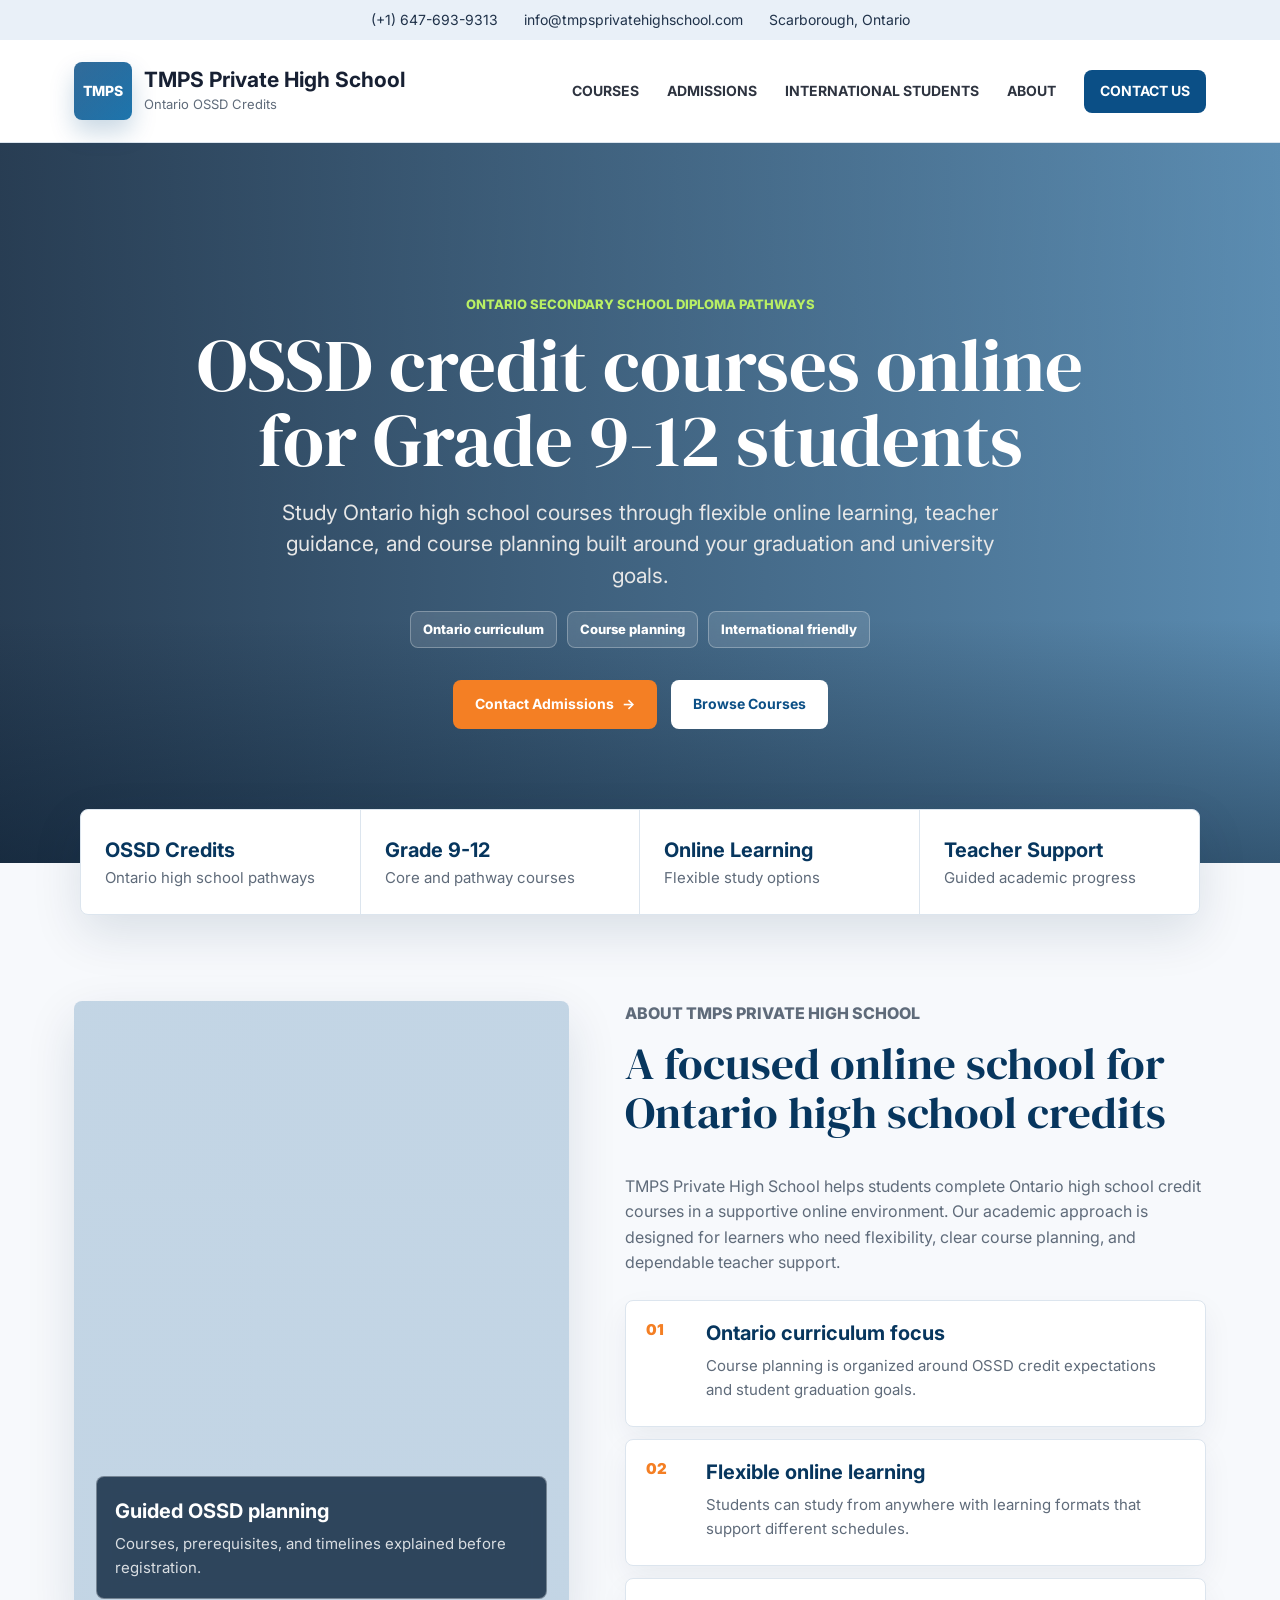
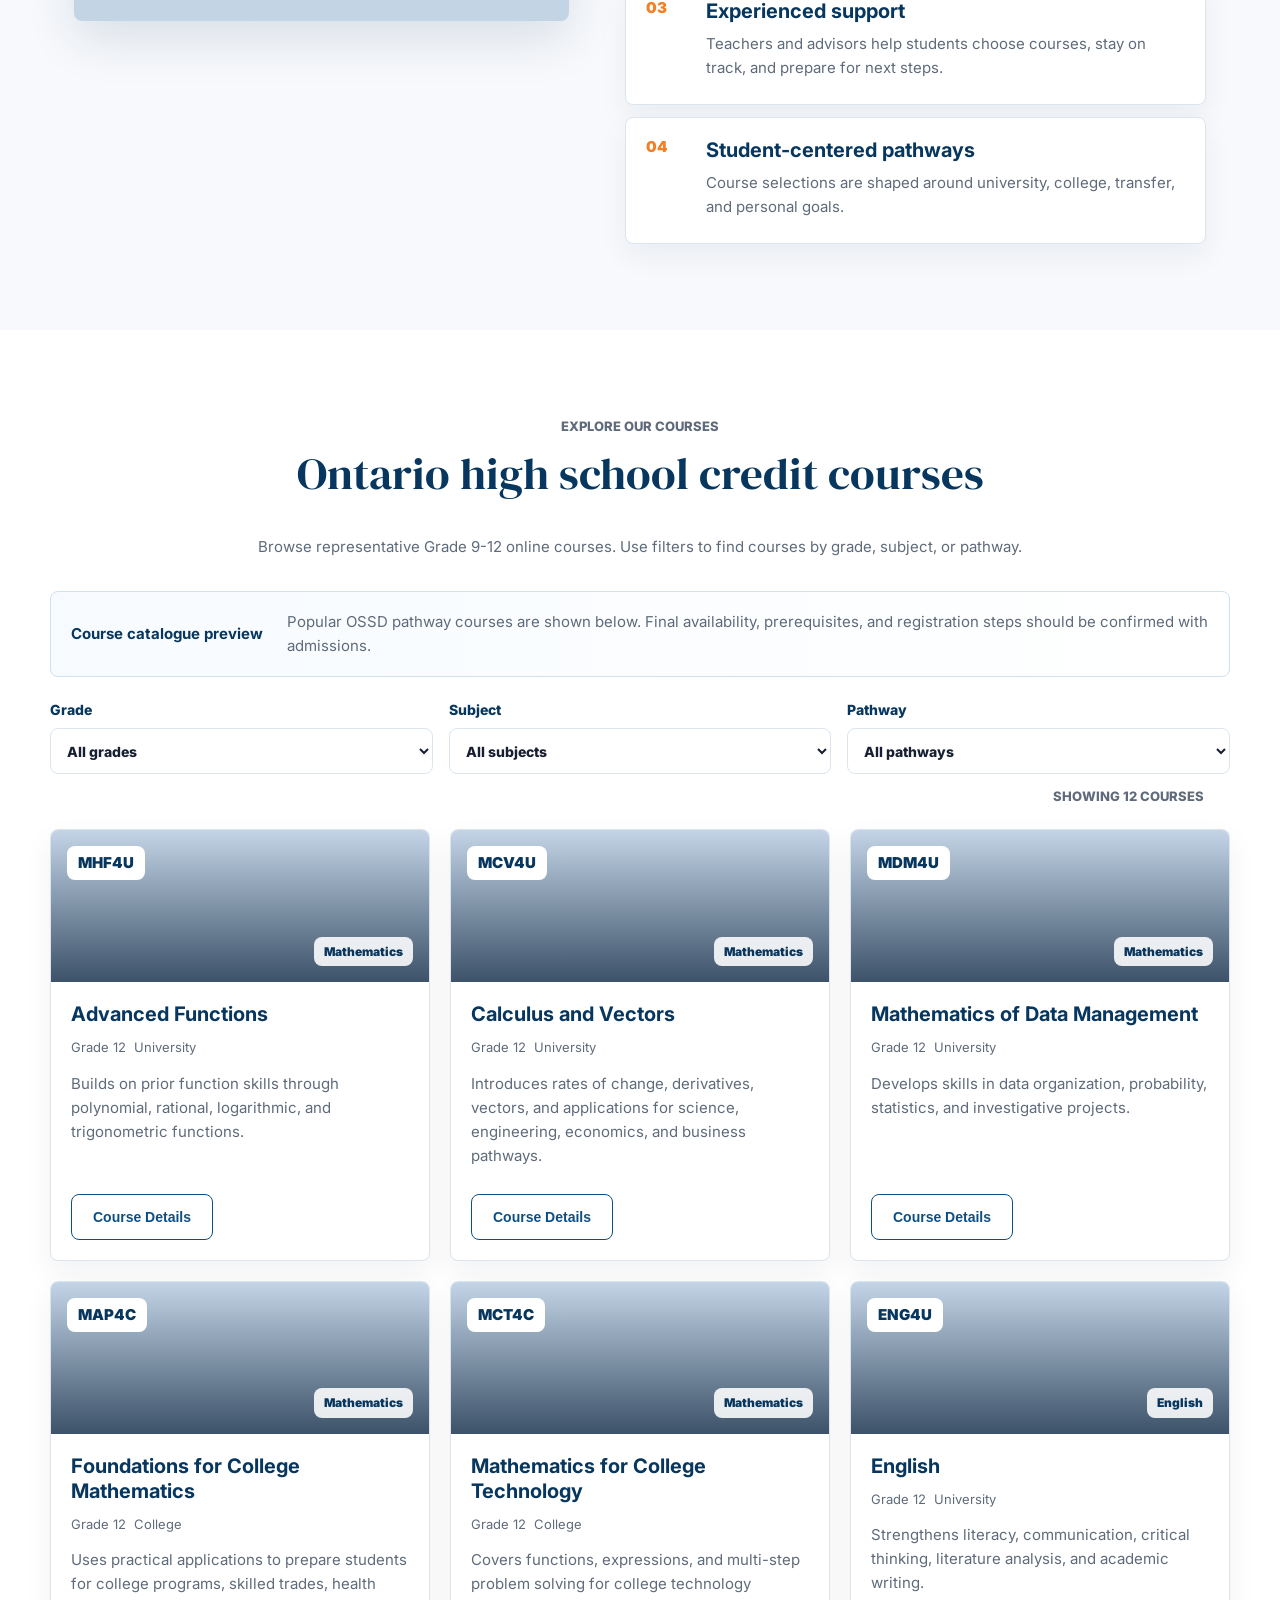
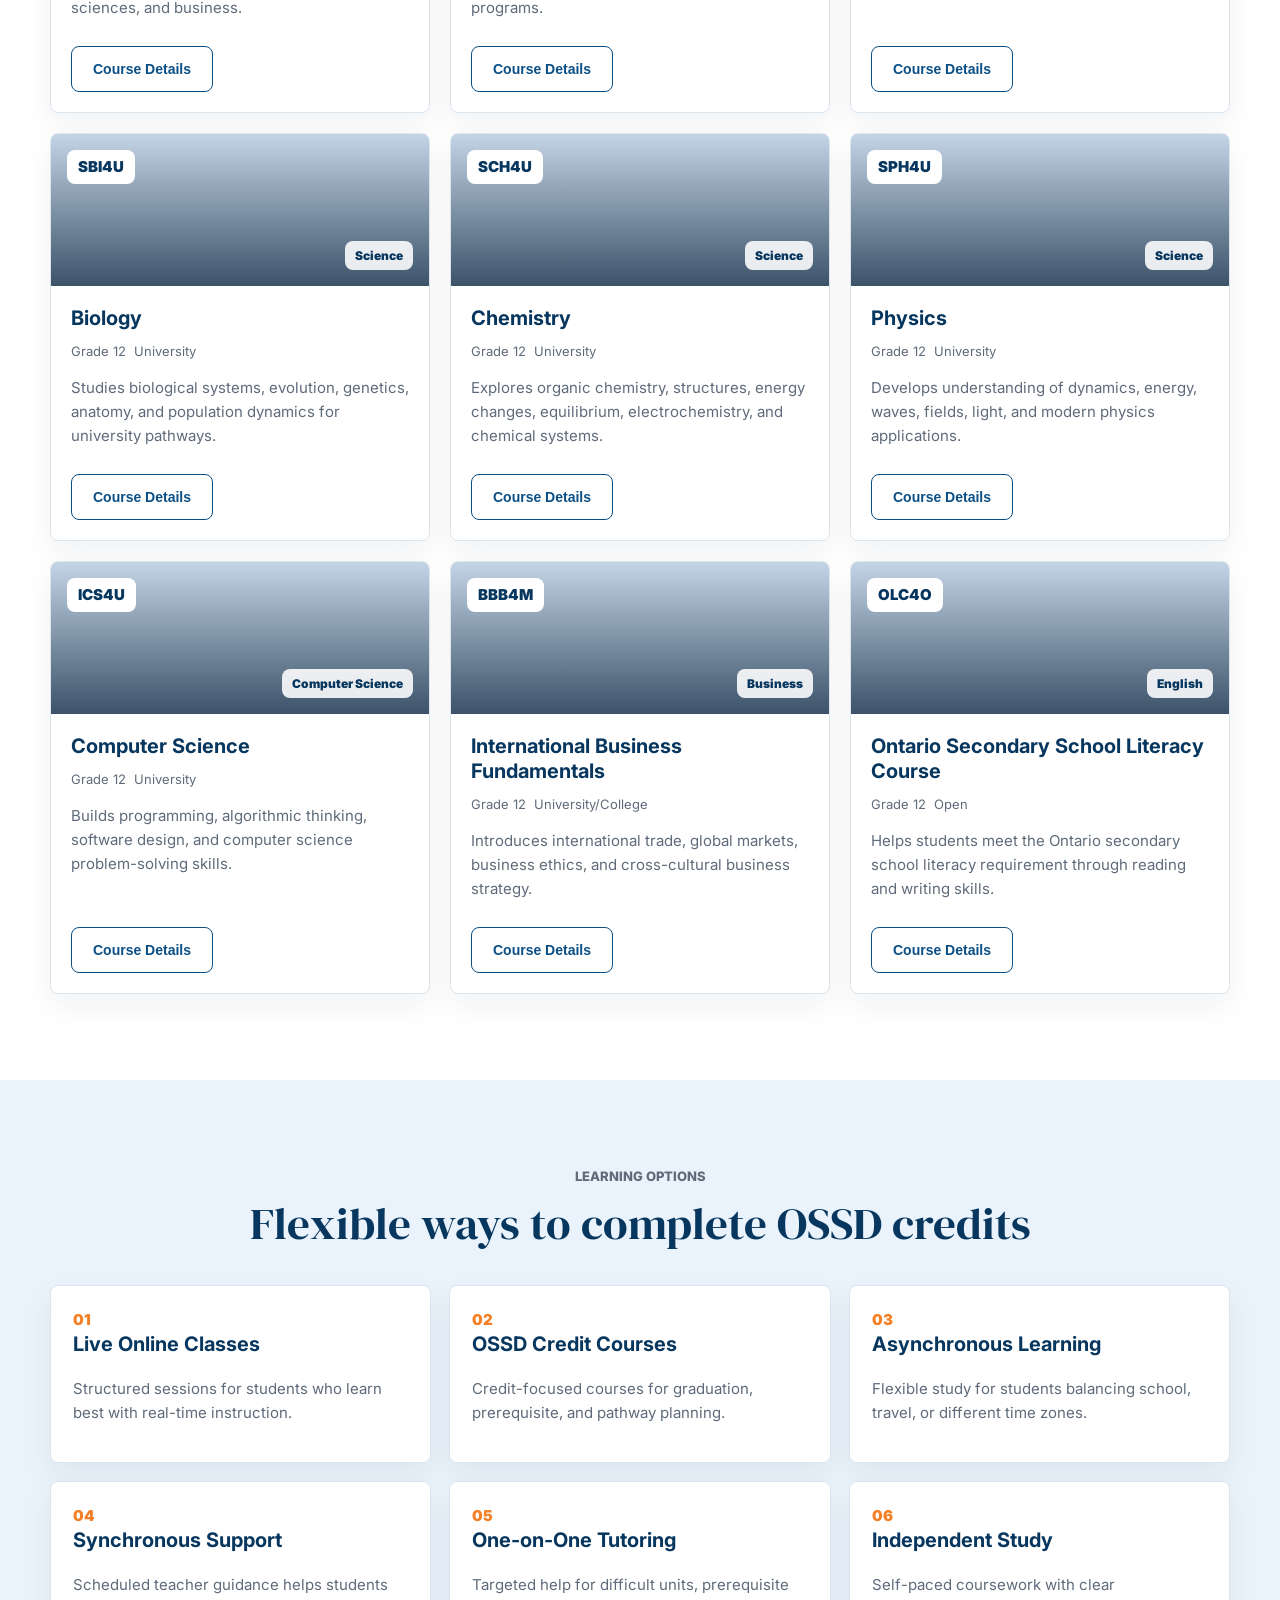
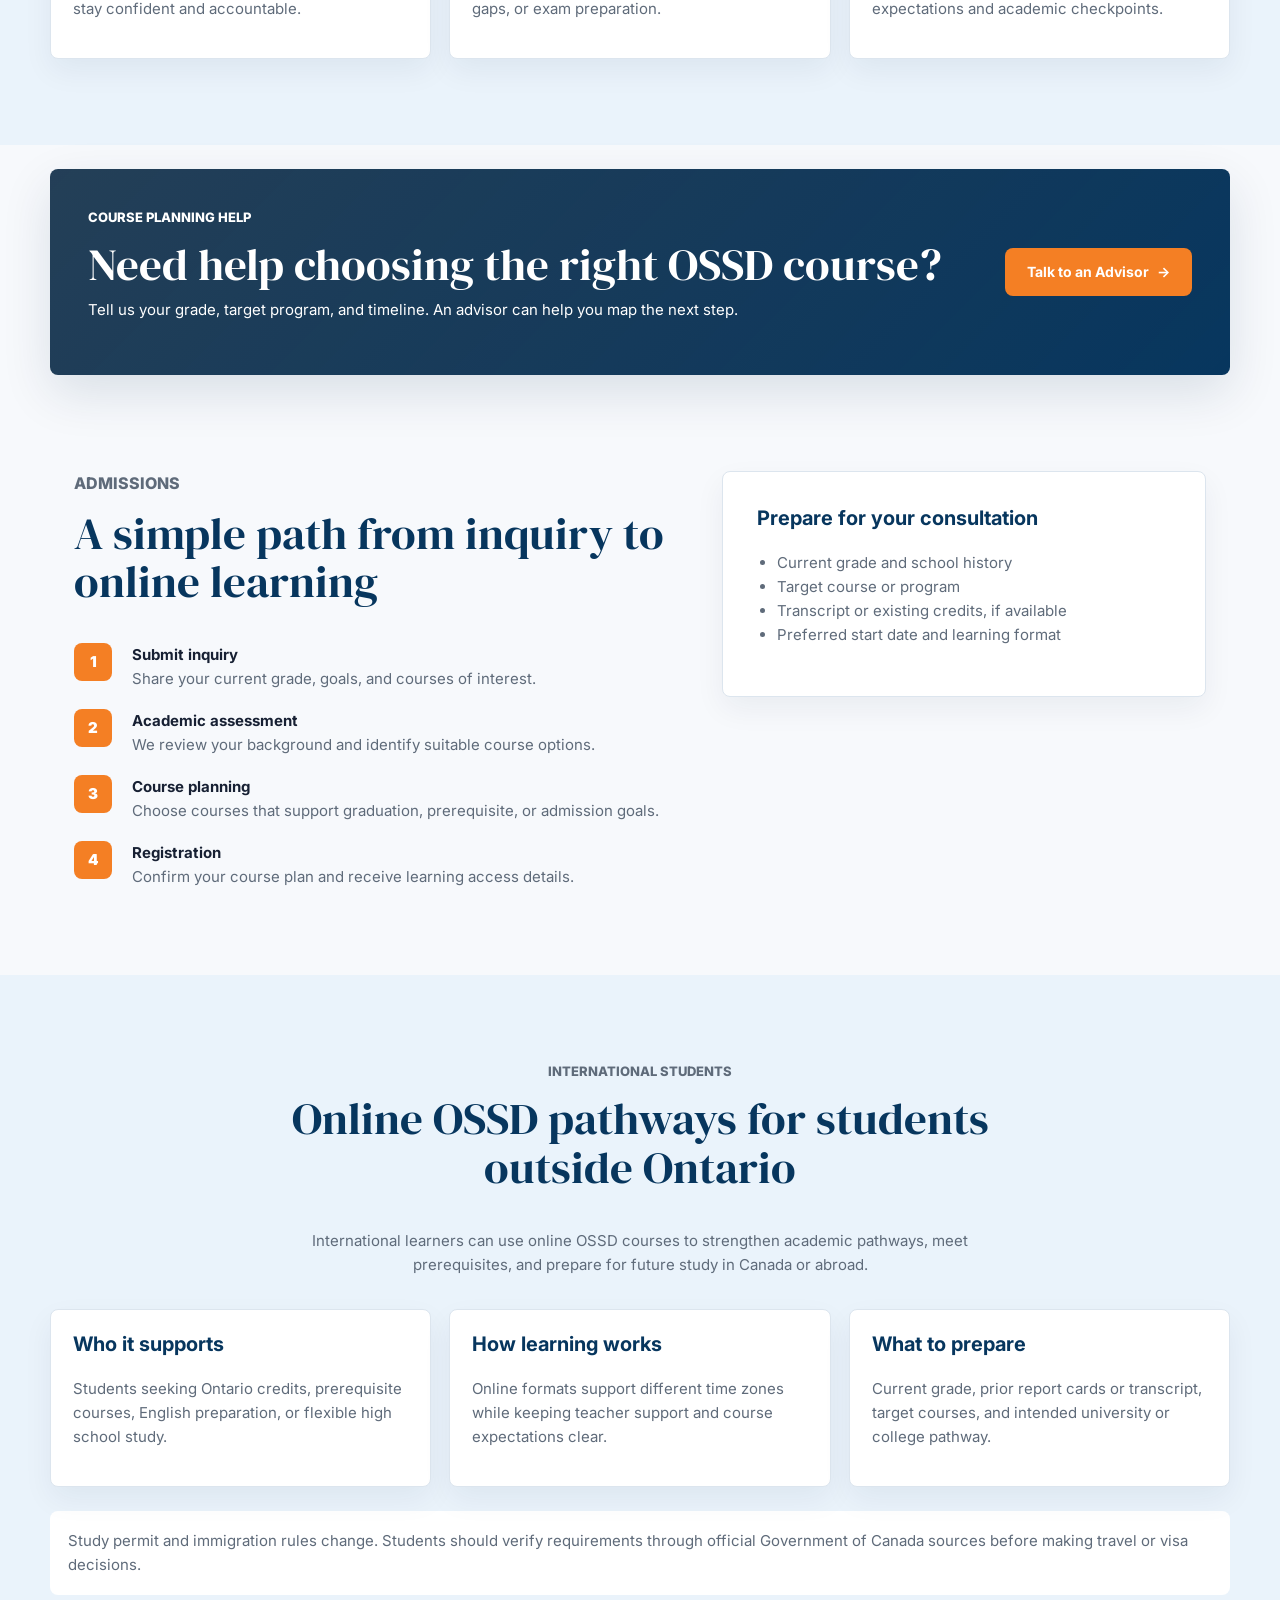
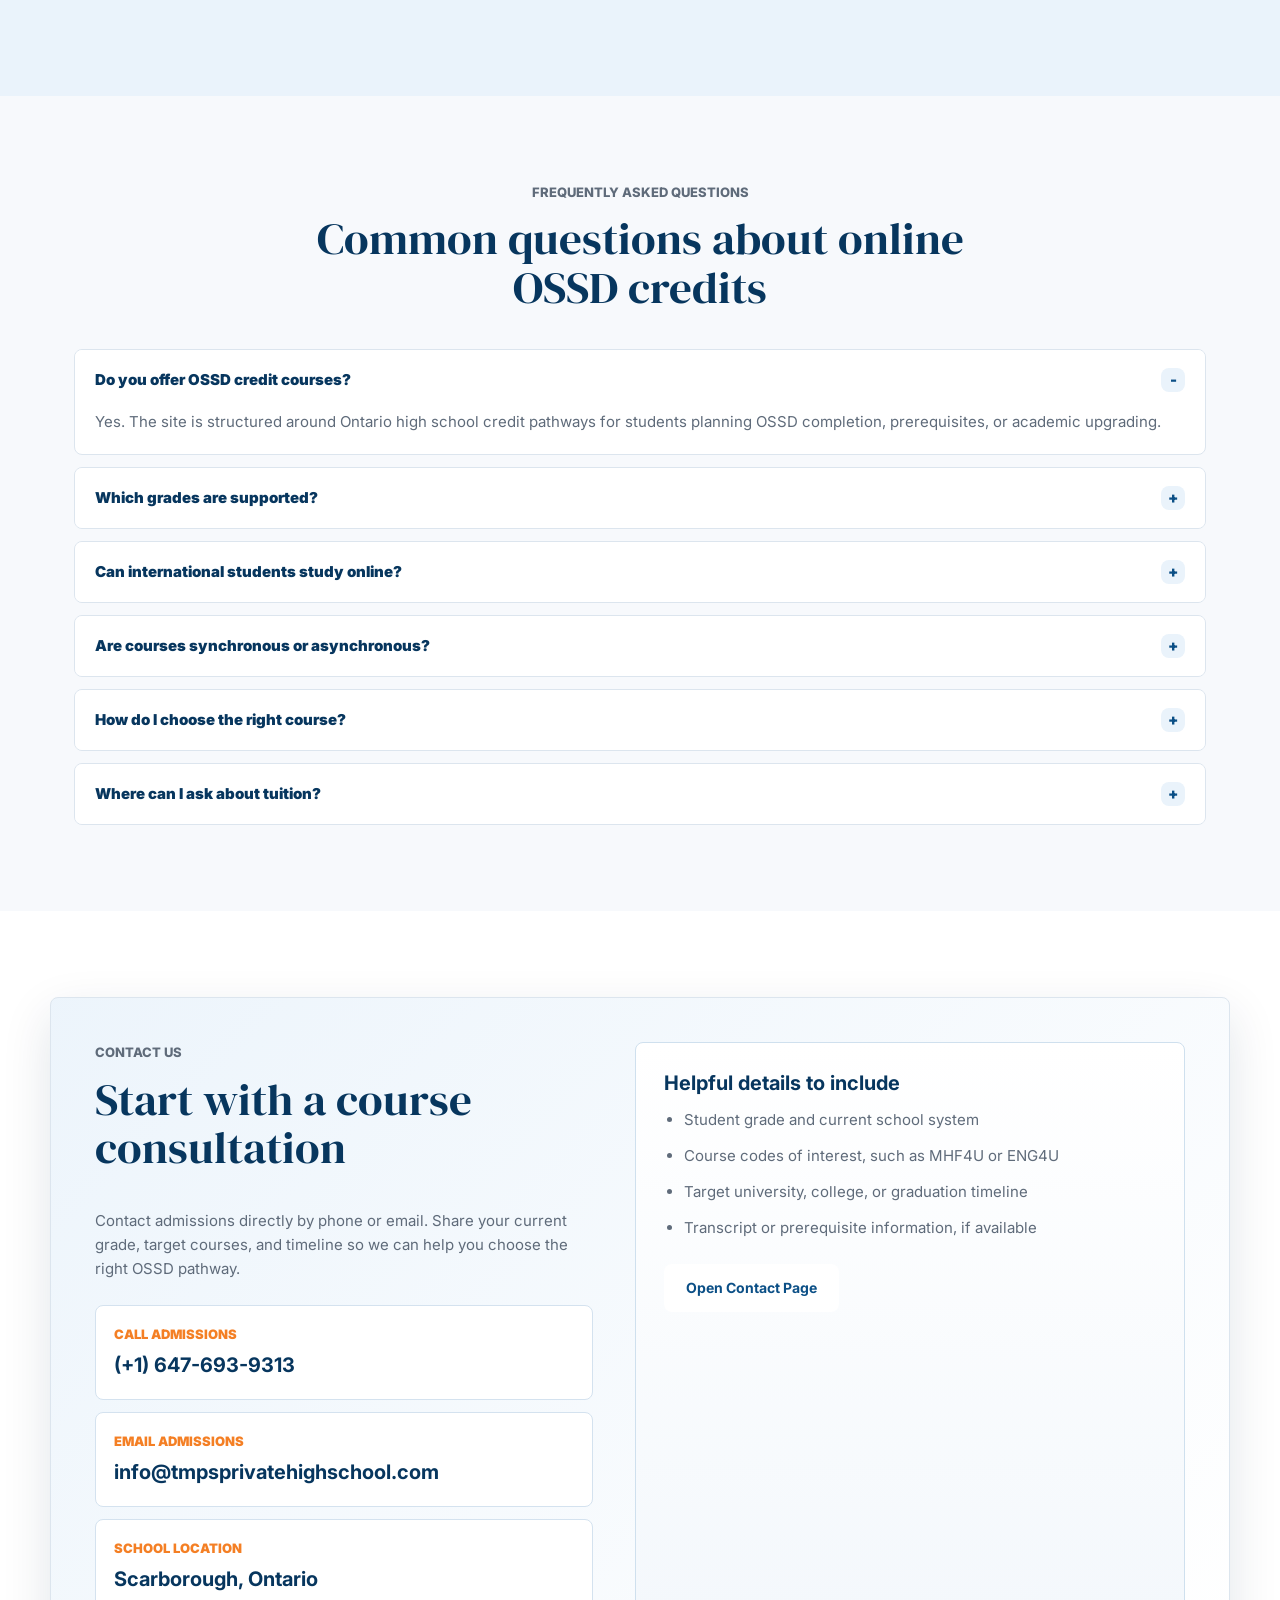
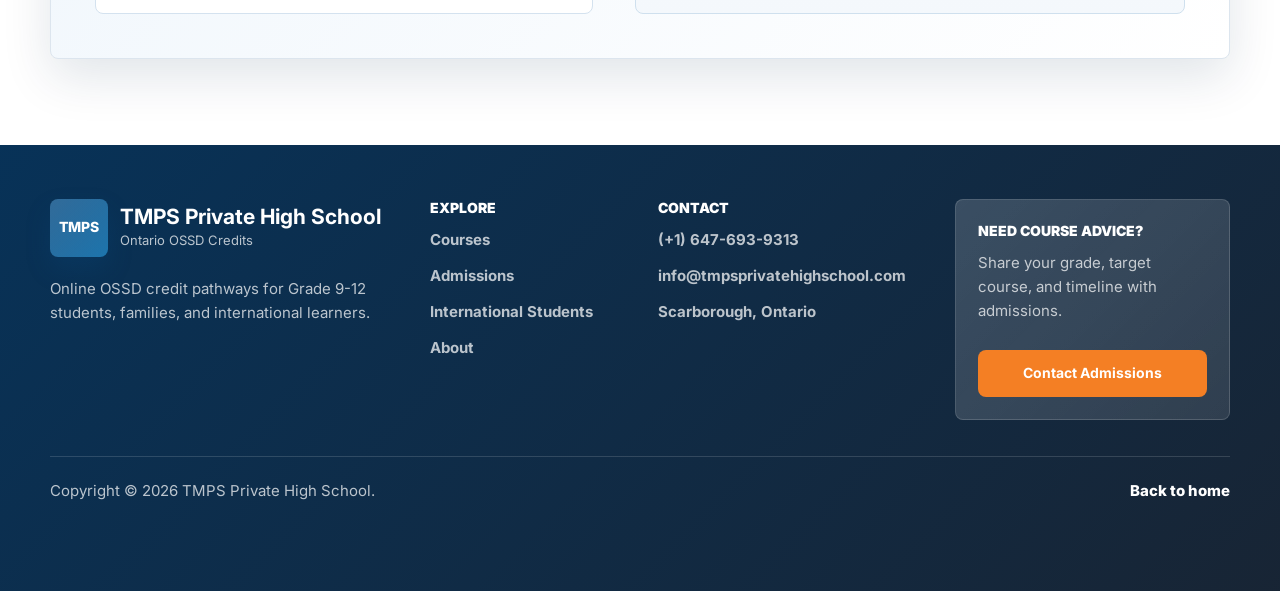
<file: index.html>
<!doctype html>
<html lang="en">
  <head>
    <meta charset="UTF-8" />
    <meta name="viewport" content="width=device-width, initial-scale=1.0" />
    <title>TMPS Private High School | Ontario Online High School Credits</title>
    <meta
      name="description"
      content="TMPS Private High School offers Ontario high school credit courses online for Grade 9-12 students, including international learners seeking flexible OSSD pathways."
    />
    <link rel="stylesheet" href="styles.css" />
  </head>
  <body>
    <header class="site-header">
      <div class="topbar" aria-label="School contact information">
        <a href="tel:+16476939313">(+1) 647-693-9313</a>
        <a href="mailto:info@tmpsprivatehighschool.com">info@tmpsprivatehighschool.com</a>
        <span>Scarborough, Ontario</span>
      </div>

      <nav class="navbar" aria-label="Main navigation">
        <a class="brand" href="index.html" aria-label="TMPS Private High School home">
          <span class="brand-mark">TMPS</span>
          <span>
            <strong>TMPS Private High School</strong>
            <small>Ontario OSSD Credits</small>
          </span>
        </a>
        <button class="menu-toggle" type="button" aria-expanded="false" aria-controls="nav-links">
          <span></span>
          <span></span>
          <span></span>
          Menu
        </button>
        <div class="nav-links" id="nav-links">
          <a href="courses.html">Courses</a>
          <a href="admissions.html">Admissions</a>
          <a href="international-students.html">International Students</a>
          <a href="about.html">About</a>
          <a class="nav-cta" href="contact.html">Contact Us</a>
        </div>
      </nav>
    </header>

    <main id="home">
      <section class="hero" aria-labelledby="hero-title">
        <div class="hero-media" aria-hidden="true"></div>
        <div class="hero-overlay"></div>
        <div class="hero-content">
          <p class="eyebrow">Ontario Secondary School Diploma Pathways</p>
          <h1 id="hero-title">OSSD credit courses online for Grade 9-12 students</h1>
          <p class="hero-copy">
            Study Ontario high school courses through flexible online learning, teacher guidance, and course planning built around your graduation and university goals.
          </p>
          <div class="hero-proof" aria-label="Quick school signals">
            <span>Ontario curriculum</span>
            <span>Course planning</span>
            <span>International friendly</span>
          </div>
          <div class="hero-actions">
            <a class="button primary" href="contact.html">Contact Admissions <span aria-hidden="true">-></span></a>
            <a class="button secondary" href="courses.html">Browse Courses</a>
          </div>
        </div>
      </section>

      <section class="trust-strip" aria-label="School highlights">
        <div>
          <strong>OSSD Credits</strong>
          <span>Ontario high school pathways</span>
        </div>
        <div>
          <strong>Grade 9-12</strong>
          <span>Core and pathway courses</span>
        </div>
        <div>
          <strong>Online Learning</strong>
          <span>Flexible study options</span>
        </div>
        <div>
          <strong>Teacher Support</strong>
          <span>Guided academic progress</span>
        </div>
      </section>

      <section class="section split" id="about" aria-labelledby="about-title">
        <div class="section-image about-image" aria-label="Teacher supporting an online student">
          <div class="image-caption">
            <strong>Guided OSSD planning</strong>
            <span>Courses, prerequisites, and timelines explained before registration.</span>
          </div>
        </div>
        <div class="section-copy">
          <p class="eyebrow">About TMPS Private High School</p>
          <h2 id="about-title">A focused online school for Ontario high school credits</h2>
          <p>
            TMPS Private High School helps students complete Ontario high school credit courses in a supportive online environment. Our academic approach is designed for learners who need flexibility, clear course planning, and dependable teacher support.
          </p>
          <div class="benefit-list">
            <article>
              <span>01</span>
              <h3>Ontario curriculum focus</h3>
              <p>Course planning is organized around OSSD credit expectations and student graduation goals.</p>
            </article>
            <article>
              <span>02</span>
              <h3>Flexible online learning</h3>
              <p>Students can study from anywhere with learning formats that support different schedules.</p>
            </article>
            <article>
              <span>03</span>
              <h3>Experienced support</h3>
              <p>Teachers and advisors help students choose courses, stay on track, and prepare for next steps.</p>
            </article>
            <article>
              <span>04</span>
              <h3>Student-centered pathways</h3>
              <p>Course selections are shaped around university, college, transfer, and personal goals.</p>
            </article>
          </div>
        </div>
      </section>

      <section class="section courses-section" id="courses" aria-labelledby="courses-title">
        <div class="section-heading">
          <p class="eyebrow">Explore Our Courses</p>
          <h2 id="courses-title">Ontario high school credit courses</h2>
          <p>
            Browse representative Grade 9-12 online courses. Use filters to find courses by grade, subject, or pathway.
          </p>
        </div>
        <div class="catalog-note">
          <strong>Course catalogue preview</strong>
          <span>Popular OSSD pathway courses are shown below. Final availability, prerequisites, and registration steps should be confirmed with admissions.</span>
        </div>

        <div class="course-controls" aria-label="Course filters">
          <label>
            Grade
            <select id="grade-filter">
              <option value="all">All grades</option>
            </select>
          </label>
          <label>
            Subject
            <select id="subject-filter">
              <option value="all">All subjects</option>
            </select>
          </label>
          <label>
            Pathway
            <select id="pathway-filter">
              <option value="all">All pathways</option>
            </select>
          </label>
        </div>
        <p class="course-result-count" id="course-result-count" aria-live="polite"></p>

        <div class="course-grid" id="course-grid" aria-live="polite"></div>
      </section>

      <section class="section learning-section" aria-labelledby="learning-title">
        <div class="section-heading">
          <p class="eyebrow">Learning Options</p>
          <h2 id="learning-title">Flexible ways to complete OSSD credits</h2>
        </div>
        <div class="learning-grid">
          <article>
            <span>01</span>
            <h3>Live Online Classes</h3>
            <p>Structured sessions for students who learn best with real-time instruction.</p>
          </article>
          <article>
            <span>02</span>
            <h3>OSSD Credit Courses</h3>
            <p>Credit-focused courses for graduation, prerequisite, and pathway planning.</p>
          </article>
          <article>
            <span>03</span>
            <h3>Asynchronous Learning</h3>
            <p>Flexible study for students balancing school, travel, or different time zones.</p>
          </article>
          <article>
            <span>04</span>
            <h3>Synchronous Support</h3>
            <p>Scheduled teacher guidance helps students stay confident and accountable.</p>
          </article>
          <article>
            <span>05</span>
            <h3>One-on-One Tutoring</h3>
            <p>Targeted help for difficult units, prerequisite gaps, or exam preparation.</p>
          </article>
          <article>
            <span>06</span>
            <h3>Independent Study</h3>
            <p>Self-paced coursework with clear expectations and academic checkpoints.</p>
          </article>
        </div>
      </section>

      <section class="cta-band" aria-labelledby="cta-title">
        <div>
          <p class="eyebrow">Course Planning Help</p>
          <h2 id="cta-title">Need help choosing the right OSSD course?</h2>
          <p>Tell us your grade, target program, and timeline. An advisor can help you map the next step.</p>
        </div>
        <a class="button primary" href="contact.html">Talk to an Advisor <span aria-hidden="true">-></span></a>
      </section>

      <section class="section split reverse" id="admissions" aria-labelledby="admissions-title">
        <div class="section-copy">
          <p class="eyebrow">Admissions</p>
          <h2 id="admissions-title">A simple path from inquiry to online learning</h2>
          <ol class="steps">
            <li>
              <strong>Submit inquiry</strong>
              <span>Share your current grade, goals, and courses of interest.</span>
            </li>
            <li>
              <strong>Academic assessment</strong>
              <span>We review your background and identify suitable course options.</span>
            </li>
            <li>
              <strong>Course planning</strong>
              <span>Choose courses that support graduation, prerequisite, or admission goals.</span>
            </li>
            <li>
              <strong>Registration</strong>
              <span>Confirm your course plan and receive learning access details.</span>
            </li>
          </ol>
        </div>
        <div class="admissions-panel">
          <h3>Prepare for your consultation</h3>
          <ul>
            <li>Current grade and school history</li>
            <li>Target course or program</li>
            <li>Transcript or existing credits, if available</li>
            <li>Preferred start date and learning format</li>
          </ul>
        </div>
      </section>

      <section class="section international" id="international" aria-labelledby="international-title">
        <div class="section-heading narrow">
          <p class="eyebrow">International Students</p>
          <h2 id="international-title">Online OSSD pathways for students outside Ontario</h2>
          <p>
            International learners can use online OSSD courses to strengthen academic pathways, meet prerequisites, and prepare for future study in Canada or abroad.
          </p>
        </div>
        <div class="international-grid">
          <article>
            <h3>Who it supports</h3>
            <p>Students seeking Ontario credits, prerequisite courses, English preparation, or flexible high school study.</p>
          </article>
          <article>
            <h3>How learning works</h3>
            <p>Online formats support different time zones while keeping teacher support and course expectations clear.</p>
          </article>
          <article>
            <h3>What to prepare</h3>
            <p>Current grade, prior report cards or transcript, target courses, and intended university or college pathway.</p>
          </article>
        </div>
        <p class="notice">
          Study permit and immigration rules change. Students should verify requirements through official Government of Canada sources before making travel or visa decisions.
        </p>
      </section>

      <section class="section faq-section" aria-labelledby="faq-title">
        <div class="section-heading">
          <p class="eyebrow">Frequently Asked Questions</p>
          <h2 id="faq-title">Common questions about online OSSD credits</h2>
        </div>
        <div class="faq-list" id="faq-list"></div>
      </section>

      <section class="section contact-section" id="contact" aria-labelledby="contact-title">
        <div class="contact-card">
          <div>
            <p class="eyebrow">Contact Us</p>
            <h2 id="contact-title">Start with a course consultation</h2>
            <p>
              Contact admissions directly by phone or email. Share your current grade, target courses, and timeline so we can help you choose the right OSSD pathway.
            </p>
            <div class="contact-actions">
              <a class="contact-tile" href="tel:+16476939313">
                <span>Call Admissions</span>
                <strong>(+1) 647-693-9313</strong>
              </a>
              <a class="contact-tile" href="mailto:info@tmpsprivatehighschool.com?subject=OSSD%20course%20inquiry">
                <span>Email Admissions</span>
                <strong>info@tmpsprivatehighschool.com</strong>
              </a>
              <div class="contact-tile">
                <span>School Location</span>
                <strong>Scarborough, Ontario</strong>
              </div>
            </div>
          </div>
          <aside class="contact-prep" aria-label="Information to include when contacting admissions">
            <h3>Helpful details to include</h3>
            <ul>
              <li>Student grade and current school system</li>
              <li>Course codes of interest, such as MHF4U or ENG4U</li>
              <li>Target university, college, or graduation timeline</li>
              <li>Transcript or prerequisite information, if available</li>
            </ul>
            <a class="button secondary" href="contact.html">Open Contact Page</a>
          </aside>
        </div>
      </section>
    </main>

    <footer class="site-footer">
      <div class="footer-inner">
        <div class="footer-brand">
          <a class="brand" href="index.html">
            <span class="brand-mark">TMPS</span>
            <span>
              <strong>TMPS Private High School</strong>
              <small>Ontario OSSD Credits</small>
            </span>
          </a>
          <p>Online OSSD credit pathways for Grade 9-12 students, families, and international learners.</p>
        </div>
        <div class="footer-links">
          <h3>Explore</h3>
          <a href="courses.html">Courses</a>
          <a href="admissions.html">Admissions</a>
          <a href="international-students.html">International Students</a>
          <a href="about.html">About</a>
        </div>
        <div class="footer-links">
          <h3>Contact</h3>
          <a href="tel:+16476939313">(+1) 647-693-9313</a>
          <a href="mailto:info@tmpsprivatehighschool.com">info@tmpsprivatehighschool.com</a>
          <span>Scarborough, Ontario</span>
        </div>
        <div class="footer-cta">
          <h3>Need course advice?</h3>
          <p>Share your grade, target course, and timeline with admissions.</p>
          <a class="button primary" href="contact.html">Contact Admissions</a>
        </div>
      </div>
      <div class="footer-bottom">
        <span>Copyright © 2026 TMPS Private High School.</span>
        <a href="index.html">Back to home</a>
      </div>
    </footer>

    <div class="mobile-contact" aria-label="Quick contact">
      <a href="tel:+16476939313">Call</a>
      <a href="mailto:info@tmpsprivatehighschool.com">Email</a>
      <a href="courses.html">Courses</a>
    </div>

    <dialog class="course-modal" id="course-modal" aria-labelledby="modal-title">
      <button class="modal-close" type="button" aria-label="Close course details">x</button>
      <p class="eyebrow" id="modal-code"></p>
      <h2 id="modal-title"></h2>
      <p id="modal-summary"></p>
      <dl>
        <div>
          <dt>Grade</dt>
          <dd id="modal-grade"></dd>
        </div>
        <div>
          <dt>Subject</dt>
          <dd id="modal-subject"></dd>
        </div>
        <div>
          <dt>Pathway</dt>
          <dd id="modal-pathway"></dd>
        </div>
        <div>
          <dt>Prerequisite</dt>
          <dd id="modal-prerequisite"></dd>
        </div>
      </dl>
      <a class="button primary" id="modal-contact" href="#contact">Ask About This Course</a>
    </dialog>

    <script src="script.js"></script>
  </body>
</html>
</file>
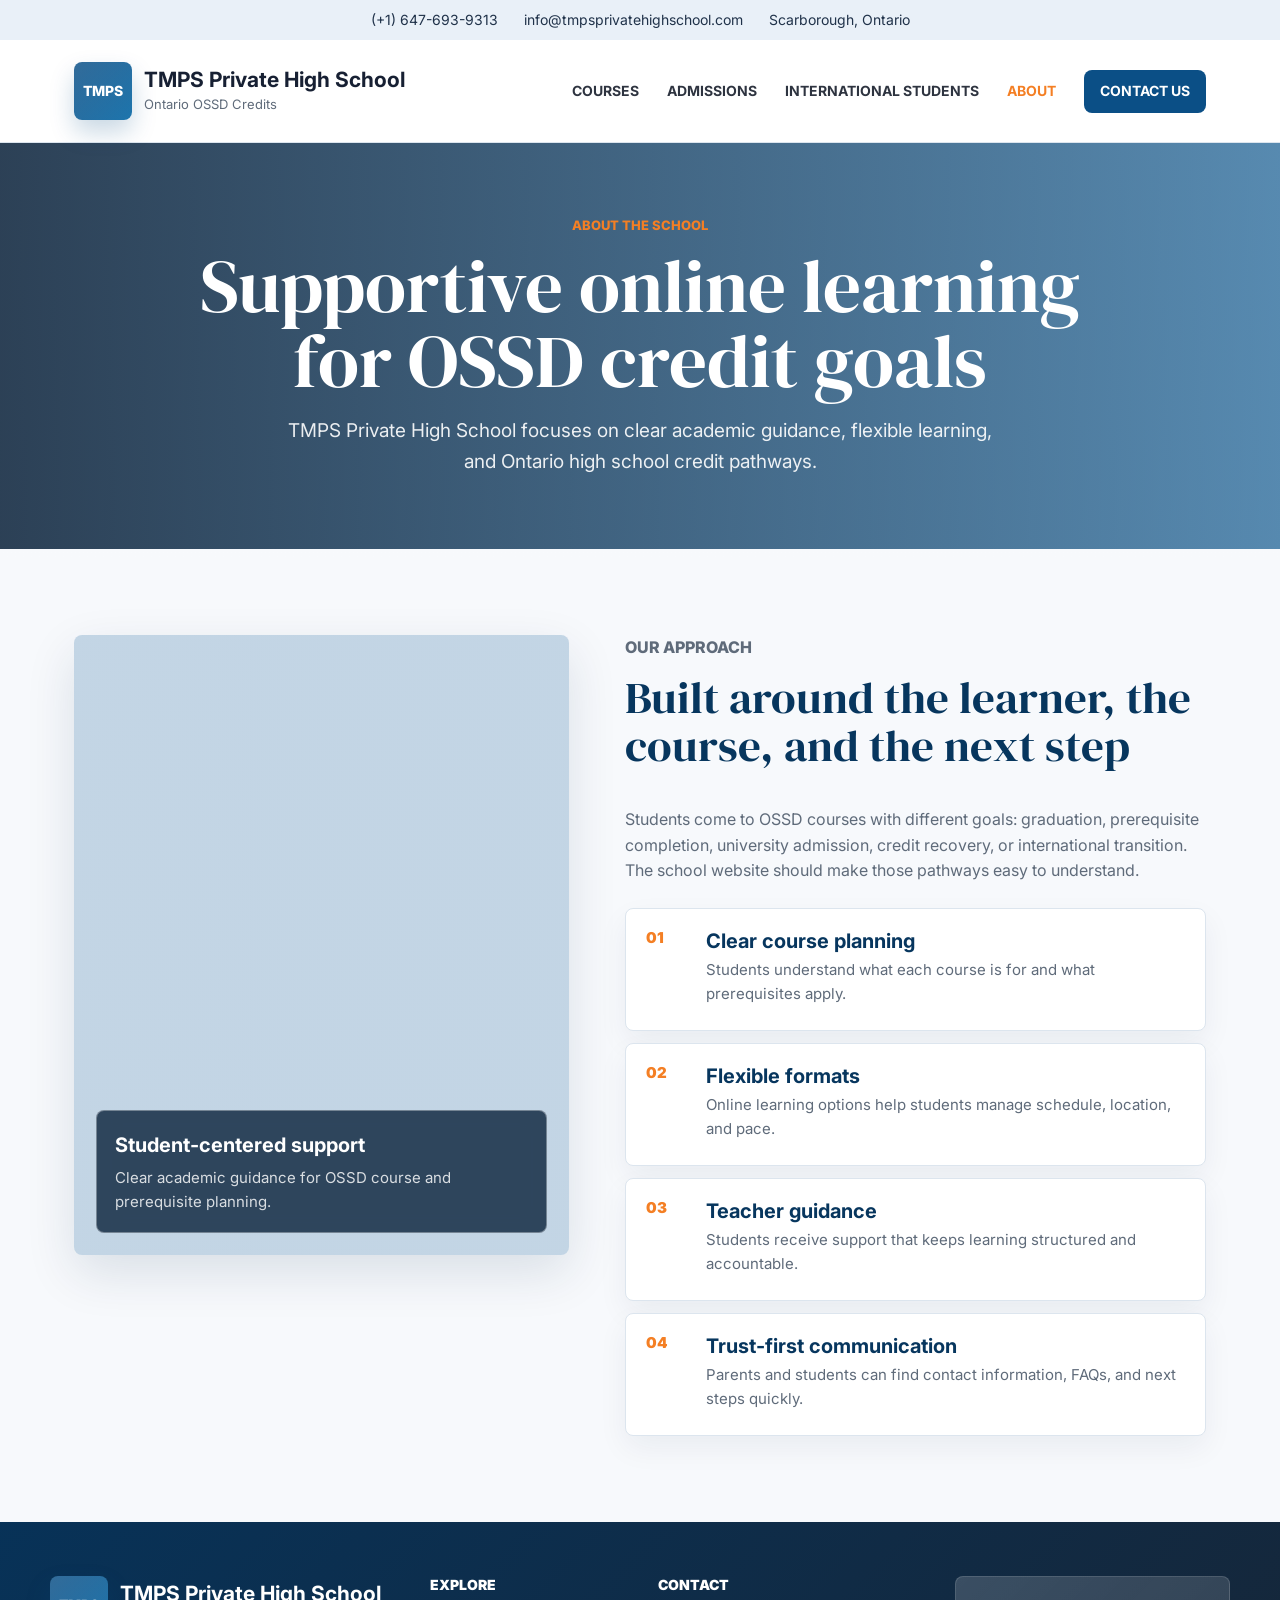
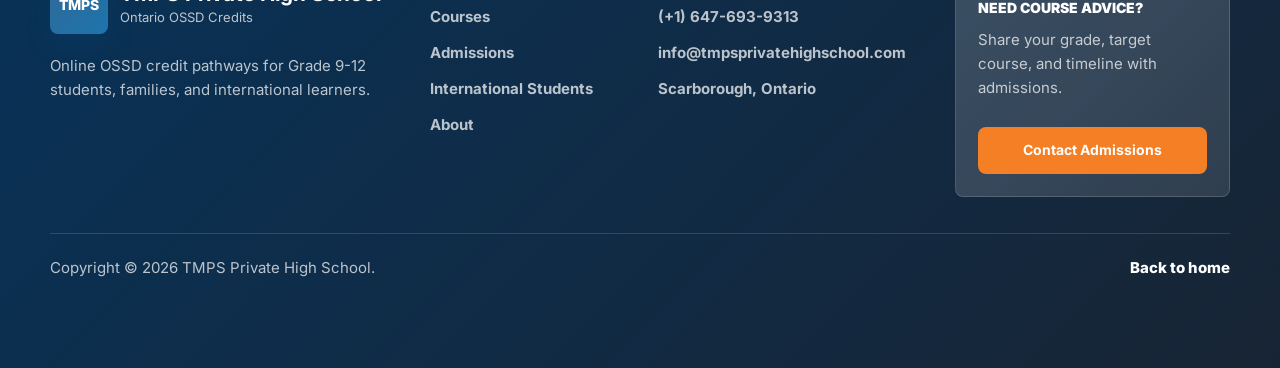
<file: about.html>
<!doctype html>
<html lang="en">
  <head>
    <meta charset="UTF-8" />
    <meta name="viewport" content="width=device-width, initial-scale=1.0" />
    <title>About | TMPS Private High School</title>
    <meta name="description" content="About TMPS Private High School and its online Ontario high school credit approach." />
    <link rel="stylesheet" href="styles.css" />
  </head>
  <body>
    <header class="site-header">
      <div class="topbar"><a href="tel:+16476939313">(+1) 647-693-9313</a><a href="mailto:info@tmpsprivatehighschool.com">info@tmpsprivatehighschool.com</a><span>Scarborough, Ontario</span></div>
      <nav class="navbar" aria-label="Main navigation">
        <a class="brand" href="index.html"><span class="brand-mark">TMPS</span><span><strong>TMPS Private High School</strong><small>Ontario OSSD Credits</small></span></a>
        <button class="menu-toggle" type="button" aria-expanded="false" aria-controls="nav-links"><span></span><span></span><span></span>Menu</button>
        <div class="nav-links" id="nav-links"><a href="courses.html">Courses</a><a href="admissions.html">Admissions</a><a href="international-students.html">International Students</a><a href="about.html" aria-current="page">About</a><a class="nav-cta" href="contact.html">Contact Us</a></div>
      </nav>
    </header>
    <main>
      <section class="page-hero about-hero">
        <div>
          <p class="eyebrow">About The School</p>
          <h1>Supportive online learning for OSSD credit goals</h1>
          <p>TMPS Private High School focuses on clear academic guidance, flexible learning, and Ontario high school credit pathways.</p>
        </div>
      </section>
      <section class="section split">
        <div class="section-image about-image" aria-label="Online learning support">
          <div class="image-caption">
            <strong>Student-centered support</strong>
            <span>Clear academic guidance for OSSD course and prerequisite planning.</span>
          </div>
        </div>
        <div class="section-copy">
          <p class="eyebrow">Our Approach</p>
          <h2>Built around the learner, the course, and the next step</h2>
          <p>Students come to OSSD courses with different goals: graduation, prerequisite completion, university admission, credit recovery, or international transition. The school website should make those pathways easy to understand.</p>
          <div class="benefit-list">
            <article><span>01</span><div><h3>Clear course planning</h3><p>Students understand what each course is for and what prerequisites apply.</p></div></article>
            <article><span>02</span><div><h3>Flexible formats</h3><p>Online learning options help students manage schedule, location, and pace.</p></div></article>
            <article><span>03</span><div><h3>Teacher guidance</h3><p>Students receive support that keeps learning structured and accountable.</p></div></article>
            <article><span>04</span><div><h3>Trust-first communication</h3><p>Parents and students can find contact information, FAQs, and next steps quickly.</p></div></article>
          </div>
        </div>
      </section>
    </main>
    <footer class="site-footer">
      <div class="footer-inner">
        <div class="footer-brand"><a class="brand" href="index.html"><span class="brand-mark">TMPS</span><span><strong>TMPS Private High School</strong><small>Ontario OSSD Credits</small></span></a><p>Online OSSD credit pathways for Grade 9-12 students, families, and international learners.</p></div>
        <div class="footer-links"><h3>Explore</h3><a href="courses.html">Courses</a><a href="admissions.html">Admissions</a><a href="international-students.html">International Students</a><a href="about.html">About</a></div>
        <div class="footer-links"><h3>Contact</h3><a href="tel:+16476939313">(+1) 647-693-9313</a><a href="mailto:info@tmpsprivatehighschool.com">info@tmpsprivatehighschool.com</a><span>Scarborough, Ontario</span></div>
        <div class="footer-cta"><h3>Need course advice?</h3><p>Share your grade, target course, and timeline with admissions.</p><a class="button primary" href="contact.html">Contact Admissions</a></div>
      </div>
      <div class="footer-bottom"><span>Copyright © 2026 TMPS Private High School.</span><a href="index.html">Back to home</a></div>
    </footer>
    <div class="mobile-contact"><a href="tel:+16476939313">Call</a><a href="mailto:info@tmpsprivatehighschool.com">Email</a><a href="courses.html">Courses</a></div>
    <script src="script.js"></script>
  </body>
</html>
</file>
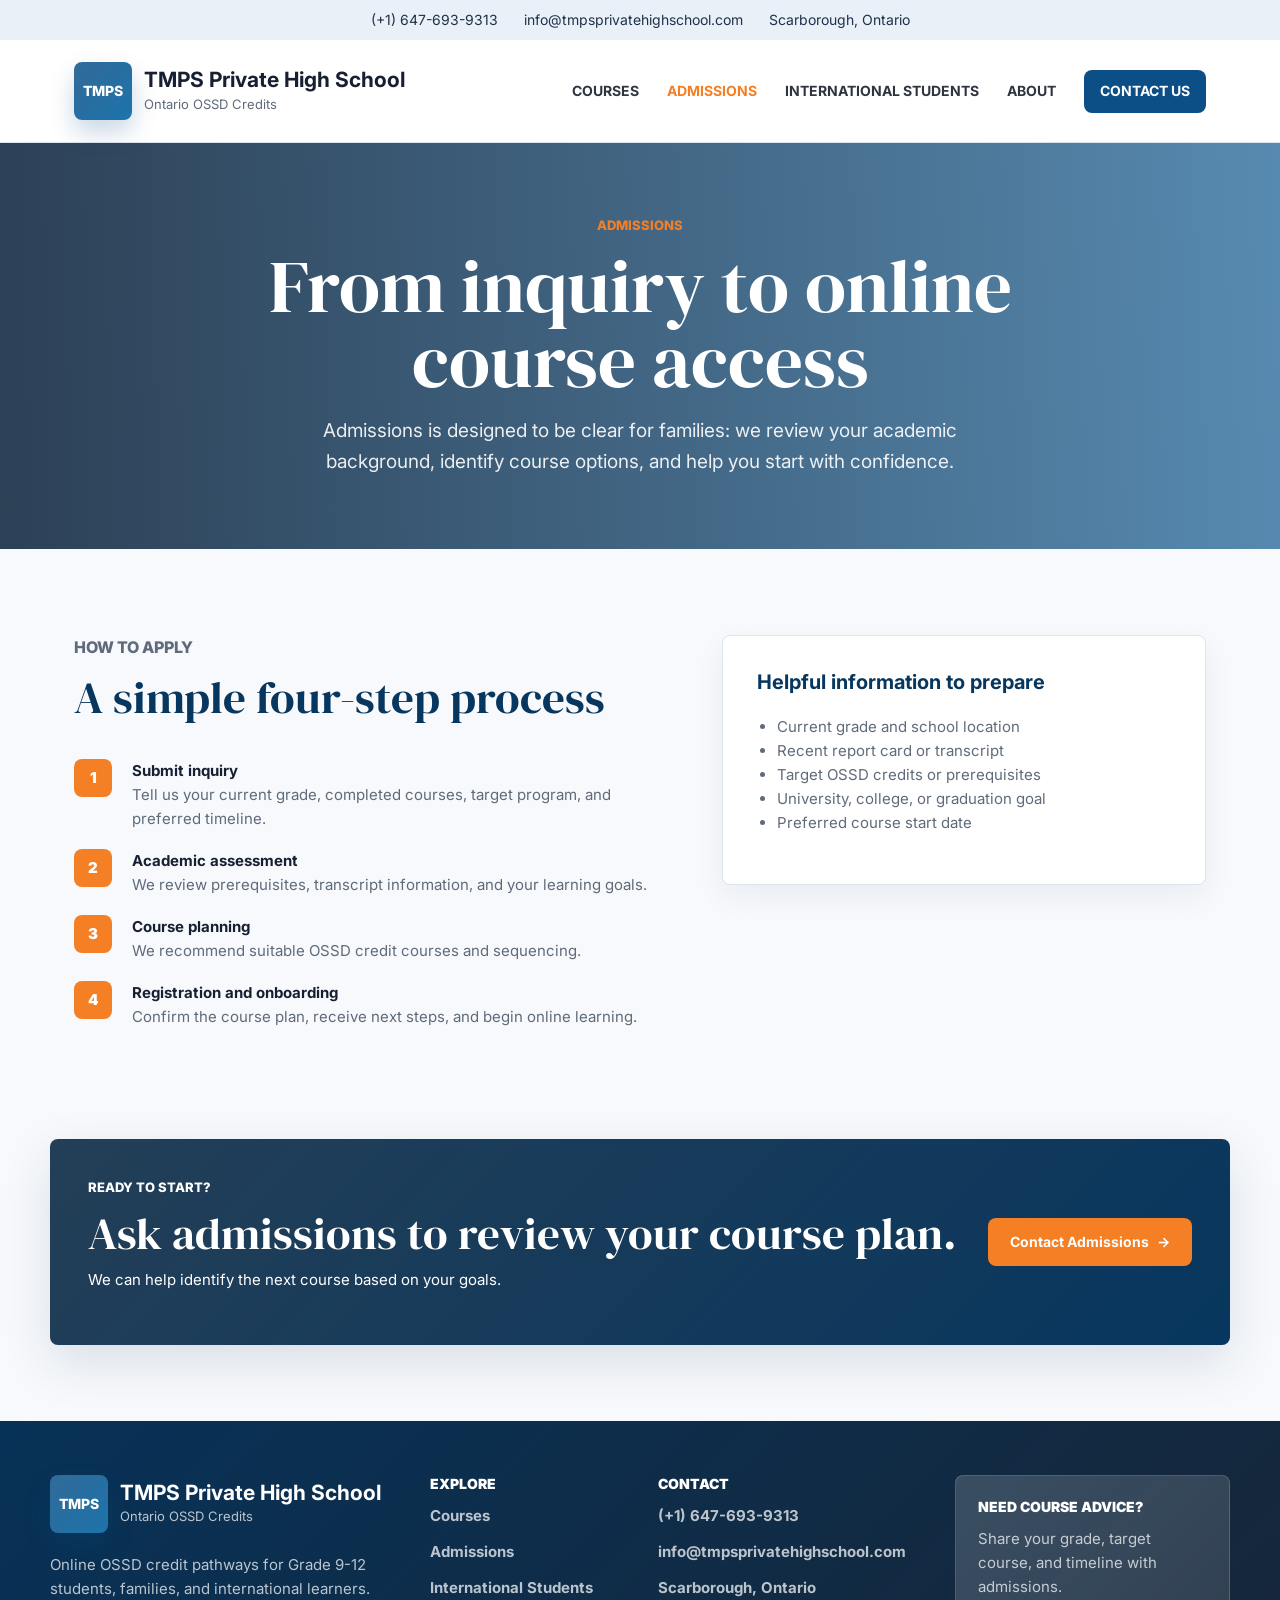
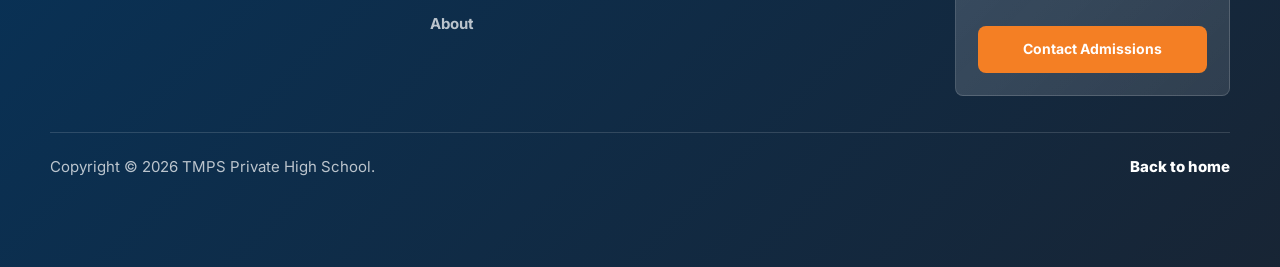
<file: admissions.html>
<!doctype html>
<html lang="en">
  <head>
    <meta charset="UTF-8" />
    <meta name="viewport" content="width=device-width, initial-scale=1.0" />
    <title>Admissions | TMPS Private High School</title>
    <meta name="description" content="Learn how to apply for online OSSD credit courses at TMPS Private High School." />
    <link rel="stylesheet" href="styles.css" />
  </head>
  <body>
    <header class="site-header">
      <div class="topbar"><a href="tel:+16476939313">(+1) 647-693-9313</a><a href="mailto:info@tmpsprivatehighschool.com">info@tmpsprivatehighschool.com</a><span>Scarborough, Ontario</span></div>
      <nav class="navbar" aria-label="Main navigation">
        <a class="brand" href="index.html"><span class="brand-mark">TMPS</span><span><strong>TMPS Private High School</strong><small>Ontario OSSD Credits</small></span></a>
        <button class="menu-toggle" type="button" aria-expanded="false" aria-controls="nav-links"><span></span><span></span><span></span>Menu</button>
        <div class="nav-links" id="nav-links"><a href="courses.html">Courses</a><a href="admissions.html" aria-current="page">Admissions</a><a href="international-students.html">International Students</a><a href="about.html">About</a><a class="nav-cta" href="contact.html">Contact Us</a></div>
      </nav>
    </header>
    <main>
      <section class="page-hero admissions-hero">
        <div>
          <p class="eyebrow">Admissions</p>
          <h1>From inquiry to online course access</h1>
          <p>Admissions is designed to be clear for families: we review your academic background, identify course options, and help you start with confidence.</p>
        </div>
      </section>
      <section class="section split reverse">
        <div class="section-copy">
          <p class="eyebrow">How To Apply</p>
          <h2>A simple four-step process</h2>
          <ol class="steps">
            <li><strong>Submit inquiry</strong><span>Tell us your current grade, completed courses, target program, and preferred timeline.</span></li>
            <li><strong>Academic assessment</strong><span>We review prerequisites, transcript information, and your learning goals.</span></li>
            <li><strong>Course planning</strong><span>We recommend suitable OSSD credit courses and sequencing.</span></li>
            <li><strong>Registration and onboarding</strong><span>Confirm the course plan, receive next steps, and begin online learning.</span></li>
          </ol>
        </div>
        <div class="admissions-panel">
          <h3>Helpful information to prepare</h3>
          <ul>
            <li>Current grade and school location</li>
            <li>Recent report card or transcript</li>
            <li>Target OSSD credits or prerequisites</li>
            <li>University, college, or graduation goal</li>
            <li>Preferred course start date</li>
          </ul>
        </div>
      </section>
      <section class="cta-band">
        <div><p class="eyebrow">Ready to Start?</p><h2>Ask admissions to review your course plan.</h2><p>We can help identify the next course based on your goals.</p></div>
        <a class="button primary" href="contact.html">Contact Admissions <span aria-hidden="true">-></span></a>
      </section>
    </main>
    <footer class="site-footer">
      <div class="footer-inner">
        <div class="footer-brand"><a class="brand" href="index.html"><span class="brand-mark">TMPS</span><span><strong>TMPS Private High School</strong><small>Ontario OSSD Credits</small></span></a><p>Online OSSD credit pathways for Grade 9-12 students, families, and international learners.</p></div>
        <div class="footer-links"><h3>Explore</h3><a href="courses.html">Courses</a><a href="admissions.html">Admissions</a><a href="international-students.html">International Students</a><a href="about.html">About</a></div>
        <div class="footer-links"><h3>Contact</h3><a href="tel:+16476939313">(+1) 647-693-9313</a><a href="mailto:info@tmpsprivatehighschool.com">info@tmpsprivatehighschool.com</a><span>Scarborough, Ontario</span></div>
        <div class="footer-cta"><h3>Need course advice?</h3><p>Share your grade, target course, and timeline with admissions.</p><a class="button primary" href="contact.html">Contact Admissions</a></div>
      </div>
      <div class="footer-bottom"><span>Copyright © 2026 TMPS Private High School.</span><a href="index.html">Back to home</a></div>
    </footer>
    <div class="mobile-contact"><a href="tel:+16476939313">Call</a><a href="mailto:info@tmpsprivatehighschool.com">Email</a><a href="courses.html">Courses</a></div>
    <script src="script.js"></script>
  </body>
</html>
</file>
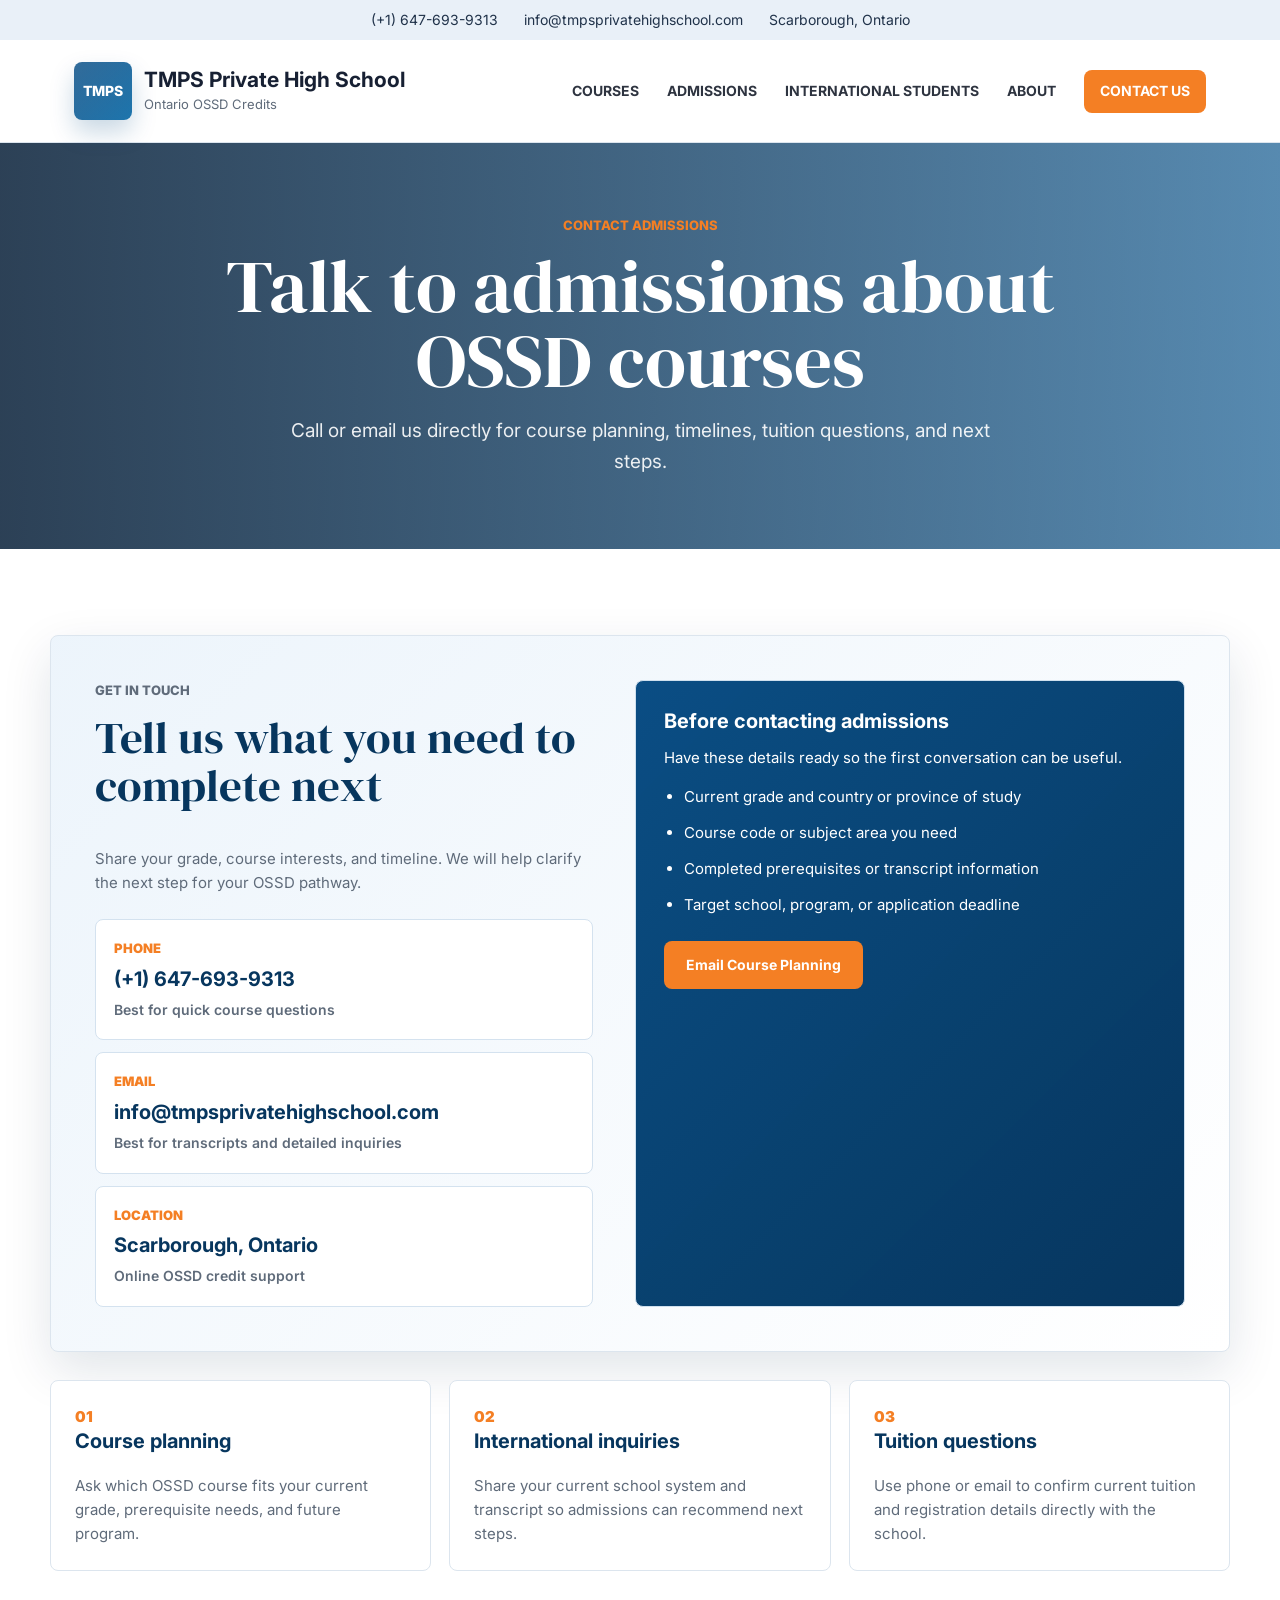
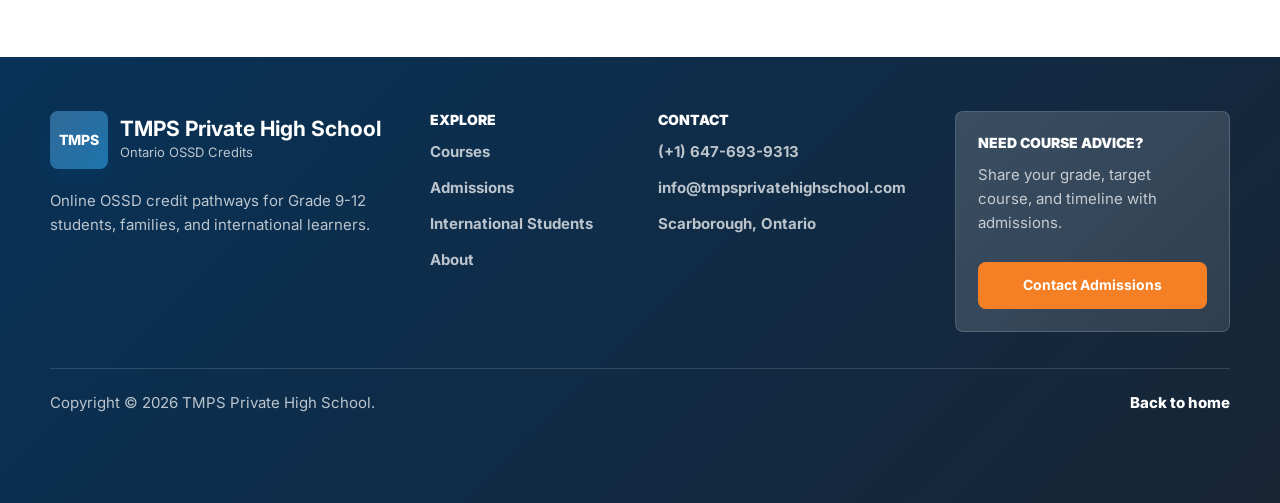
<file: contact.html>
<!doctype html>
<html lang="en">
  <head>
    <meta charset="UTF-8" />
    <meta name="viewport" content="width=device-width, initial-scale=1.0" />
    <title>Contact Admissions | TMPS Private High School</title>
    <meta name="description" content="Contact TMPS Private High School about online OSSD credit courses, admissions, and course planning." />
    <link rel="stylesheet" href="styles.css" />
  </head>
  <body>
    <header class="site-header">
      <div class="topbar"><a href="tel:+16476939313">(+1) 647-693-9313</a><a href="mailto:info@tmpsprivatehighschool.com">info@tmpsprivatehighschool.com</a><span>Scarborough, Ontario</span></div>
      <nav class="navbar" aria-label="Main navigation">
        <a class="brand" href="index.html"><span class="brand-mark">TMPS</span><span><strong>TMPS Private High School</strong><small>Ontario OSSD Credits</small></span></a>
        <button class="menu-toggle" type="button" aria-expanded="false" aria-controls="nav-links"><span></span><span></span><span></span>Menu</button>
        <div class="nav-links" id="nav-links"><a href="courses.html">Courses</a><a href="admissions.html">Admissions</a><a href="international-students.html">International Students</a><a href="about.html">About</a><a class="nav-cta" href="contact.html" aria-current="page">Contact Us</a></div>
      </nav>
    </header>
    <main>
      <section class="page-hero contact-hero">
        <div>
          <p class="eyebrow">Contact Admissions</p>
          <h1>Talk to admissions about OSSD courses</h1>
          <p>Call or email us directly for course planning, timelines, tuition questions, and next steps.</p>
        </div>
      </section>
      <section class="section contact-section">
        <div class="contact-card">
          <div>
            <p class="eyebrow">Get In Touch</p>
            <h2>Tell us what you need to complete next</h2>
            <p>Share your grade, course interests, and timeline. We will help clarify the next step for your OSSD pathway.</p>
            <div class="contact-actions">
              <a class="contact-tile large" href="tel:+16476939313">
                <span>Phone</span>
                <strong>(+1) 647-693-9313</strong>
                <em>Best for quick course questions</em>
              </a>
              <a class="contact-tile large" href="mailto:info@tmpsprivatehighschool.com?subject=OSSD%20course%20inquiry">
                <span>Email</span>
                <strong>info@tmpsprivatehighschool.com</strong>
                <em>Best for transcripts and detailed inquiries</em>
              </a>
              <div class="contact-tile large">
                <span>Location</span>
                <strong>Scarborough, Ontario</strong>
                <em>Online OSSD credit support</em>
              </div>
            </div>
          </div>
          <aside class="contact-prep strong-panel">
            <h3>Before contacting admissions</h3>
            <p>Have these details ready so the first conversation can be useful.</p>
            <ul>
              <li>Current grade and country or province of study</li>
              <li>Course code or subject area you need</li>
              <li>Completed prerequisites or transcript information</li>
              <li>Target school, program, or application deadline</li>
            </ul>
            <a class="button primary" href="mailto:info@tmpsprivatehighschool.com?subject=OSSD%20course%20planning">Email Course Planning</a>
          </aside>
        </div>
        <div class="contact-info-grid">
          <article>
            <span>01</span>
            <h3>Course planning</h3>
            <p>Ask which OSSD course fits your current grade, prerequisite needs, and future program.</p>
          </article>
          <article>
            <span>02</span>
            <h3>International inquiries</h3>
            <p>Share your current school system and transcript so admissions can recommend next steps.</p>
          </article>
          <article>
            <span>03</span>
            <h3>Tuition questions</h3>
            <p>Use phone or email to confirm current tuition and registration details directly with the school.</p>
          </article>
        </div>
      </section>
    </main>
    <footer class="site-footer">
      <div class="footer-inner">
        <div class="footer-brand"><a class="brand" href="index.html"><span class="brand-mark">TMPS</span><span><strong>TMPS Private High School</strong><small>Ontario OSSD Credits</small></span></a><p>Online OSSD credit pathways for Grade 9-12 students, families, and international learners.</p></div>
        <div class="footer-links"><h3>Explore</h3><a href="courses.html">Courses</a><a href="admissions.html">Admissions</a><a href="international-students.html">International Students</a><a href="about.html">About</a></div>
        <div class="footer-links"><h3>Contact</h3><a href="tel:+16476939313">(+1) 647-693-9313</a><a href="mailto:info@tmpsprivatehighschool.com">info@tmpsprivatehighschool.com</a><span>Scarborough, Ontario</span></div>
        <div class="footer-cta"><h3>Need course advice?</h3><p>Share your grade, target course, and timeline with admissions.</p><a class="button primary" href="contact.html">Contact Admissions</a></div>
      </div>
      <div class="footer-bottom"><span>Copyright © 2026 TMPS Private High School.</span><a href="index.html">Back to home</a></div>
    </footer>
    <div class="mobile-contact"><a href="tel:+16476939313">Call</a><a href="mailto:info@tmpsprivatehighschool.com">Email</a><a href="courses.html">Courses</a></div>
    <script src="script.js"></script>
  </body>
</html>
</file>
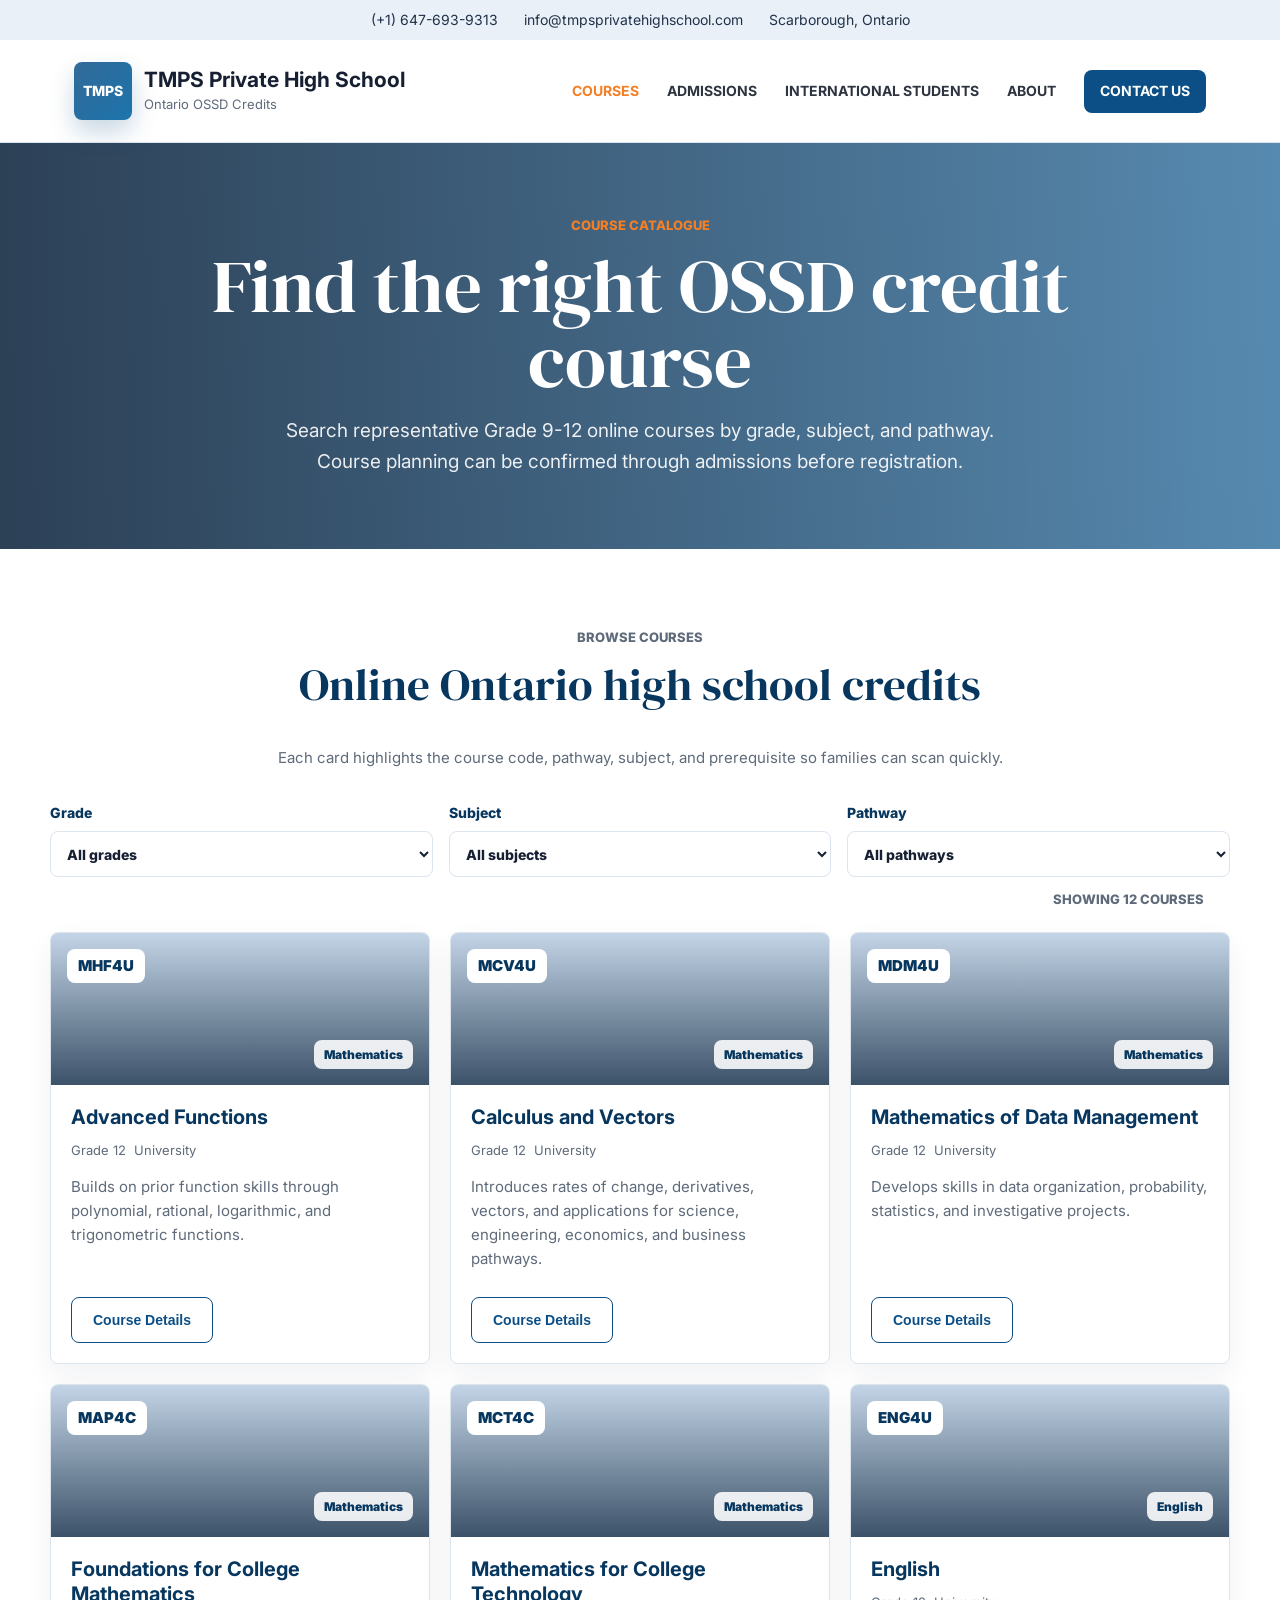
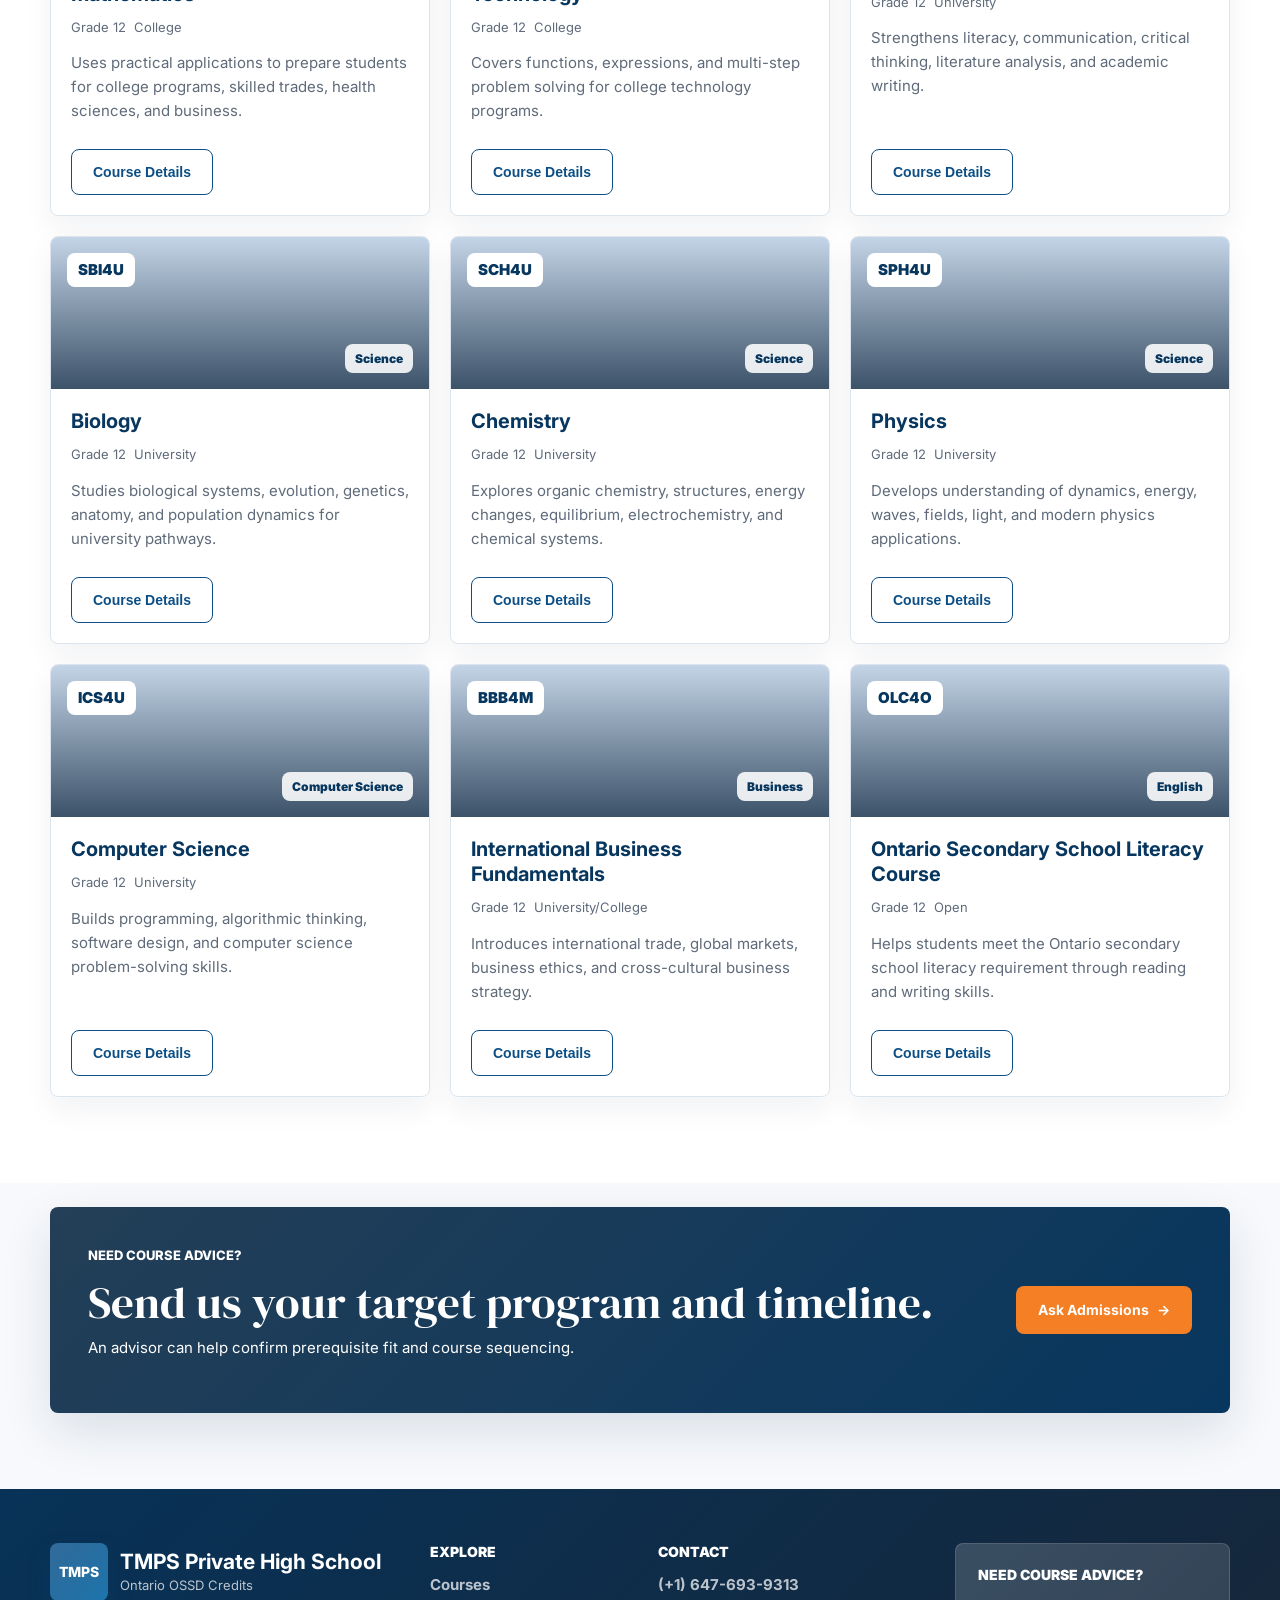
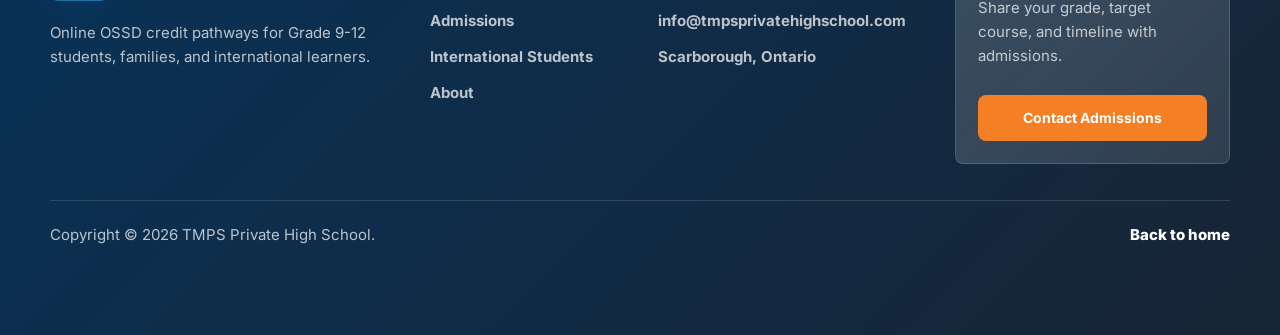
<file: courses.html>
<!doctype html>
<html lang="en">
  <head>
    <meta charset="UTF-8" />
    <meta name="viewport" content="width=device-width, initial-scale=1.0" />
    <title>Online OSSD Courses | TMPS Private High School</title>
    <meta name="description" content="Browse online Ontario high school credit courses by grade, subject, and pathway." />
    <link rel="stylesheet" href="styles.css" />
  </head>
  <body>
    <header class="site-header">
      <div class="topbar" aria-label="School contact information">
        <a href="tel:+16476939313">(+1) 647-693-9313</a>
        <a href="mailto:info@tmpsprivatehighschool.com">info@tmpsprivatehighschool.com</a>
        <span>Scarborough, Ontario</span>
      </div>
      <nav class="navbar" aria-label="Main navigation">
        <a class="brand" href="index.html" aria-label="TMPS Private High School home">
          <span class="brand-mark">TMPS</span>
          <span><strong>TMPS Private High School</strong><small>Ontario OSSD Credits</small></span>
        </a>
        <button class="menu-toggle" type="button" aria-expanded="false" aria-controls="nav-links"><span></span><span></span><span></span>Menu</button>
        <div class="nav-links" id="nav-links">
          <a href="courses.html" aria-current="page">Courses</a>
          <a href="admissions.html">Admissions</a>
          <a href="international-students.html">International Students</a>
          <a href="about.html">About</a>
          <a class="nav-cta" href="contact.html">Contact Us</a>
        </div>
      </nav>
    </header>

    <main>
      <section class="page-hero courses-hero">
        <div>
          <p class="eyebrow">Course Catalogue</p>
          <h1>Find the right OSSD credit course</h1>
          <p>Search representative Grade 9-12 online courses by grade, subject, and pathway. Course planning can be confirmed through admissions before registration.</p>
        </div>
      </section>

      <section class="section courses-section standalone" id="courses" aria-labelledby="courses-title">
        <div class="section-heading">
          <p class="eyebrow">Browse Courses</p>
          <h2 id="courses-title">Online Ontario high school credits</h2>
          <p>Each card highlights the course code, pathway, subject, and prerequisite so families can scan quickly.</p>
        </div>
        <div class="course-controls" aria-label="Course filters">
          <label>Grade<select id="grade-filter"><option value="all">All grades</option></select></label>
          <label>Subject<select id="subject-filter"><option value="all">All subjects</option></select></label>
          <label>Pathway<select id="pathway-filter"><option value="all">All pathways</option></select></label>
        </div>
        <p class="course-result-count" id="course-result-count" aria-live="polite"></p>
        <div class="course-grid" id="course-grid" aria-live="polite"></div>
      </section>

      <section class="cta-band">
        <div>
          <p class="eyebrow">Need Course Advice?</p>
          <h2>Send us your target program and timeline.</h2>
          <p>An advisor can help confirm prerequisite fit and course sequencing.</p>
        </div>
        <a class="button primary" href="contact.html">Ask Admissions <span aria-hidden="true">-></span></a>
      </section>
    </main>

    <footer class="site-footer">
      <div class="footer-inner">
        <div class="footer-brand"><a class="brand" href="index.html"><span class="brand-mark">TMPS</span><span><strong>TMPS Private High School</strong><small>Ontario OSSD Credits</small></span></a><p>Online OSSD credit pathways for Grade 9-12 students, families, and international learners.</p></div>
        <div class="footer-links"><h3>Explore</h3><a href="courses.html">Courses</a><a href="admissions.html">Admissions</a><a href="international-students.html">International Students</a><a href="about.html">About</a></div>
        <div class="footer-links"><h3>Contact</h3><a href="tel:+16476939313">(+1) 647-693-9313</a><a href="mailto:info@tmpsprivatehighschool.com">info@tmpsprivatehighschool.com</a><span>Scarborough, Ontario</span></div>
        <div class="footer-cta"><h3>Need course advice?</h3><p>Share your grade, target course, and timeline with admissions.</p><a class="button primary" href="contact.html">Contact Admissions</a></div>
      </div>
      <div class="footer-bottom"><span>Copyright © 2026 TMPS Private High School.</span><a href="index.html">Back to home</a></div>
    </footer>

    <div class="mobile-contact" aria-label="Quick contact">
      <a href="tel:+16476939313">Call</a>
      <a href="mailto:info@tmpsprivatehighschool.com">Email</a>
      <a href="courses.html">Courses</a>
    </div>

    <dialog class="course-modal" id="course-modal" aria-labelledby="modal-title">
      <button class="modal-close" type="button" aria-label="Close course details">x</button>
      <p class="eyebrow" id="modal-code"></p>
      <h2 id="modal-title"></h2>
      <p id="modal-summary"></p>
      <dl>
        <div><dt>Grade</dt><dd id="modal-grade"></dd></div>
        <div><dt>Subject</dt><dd id="modal-subject"></dd></div>
        <div><dt>Pathway</dt><dd id="modal-pathway"></dd></div>
        <div><dt>Prerequisite</dt><dd id="modal-prerequisite"></dd></div>
      </dl>
      <a class="button primary" id="modal-contact" href="contact.html">Ask About This Course</a>
    </dialog>
    <script src="script.js"></script>
  </body>
</html>
</file>
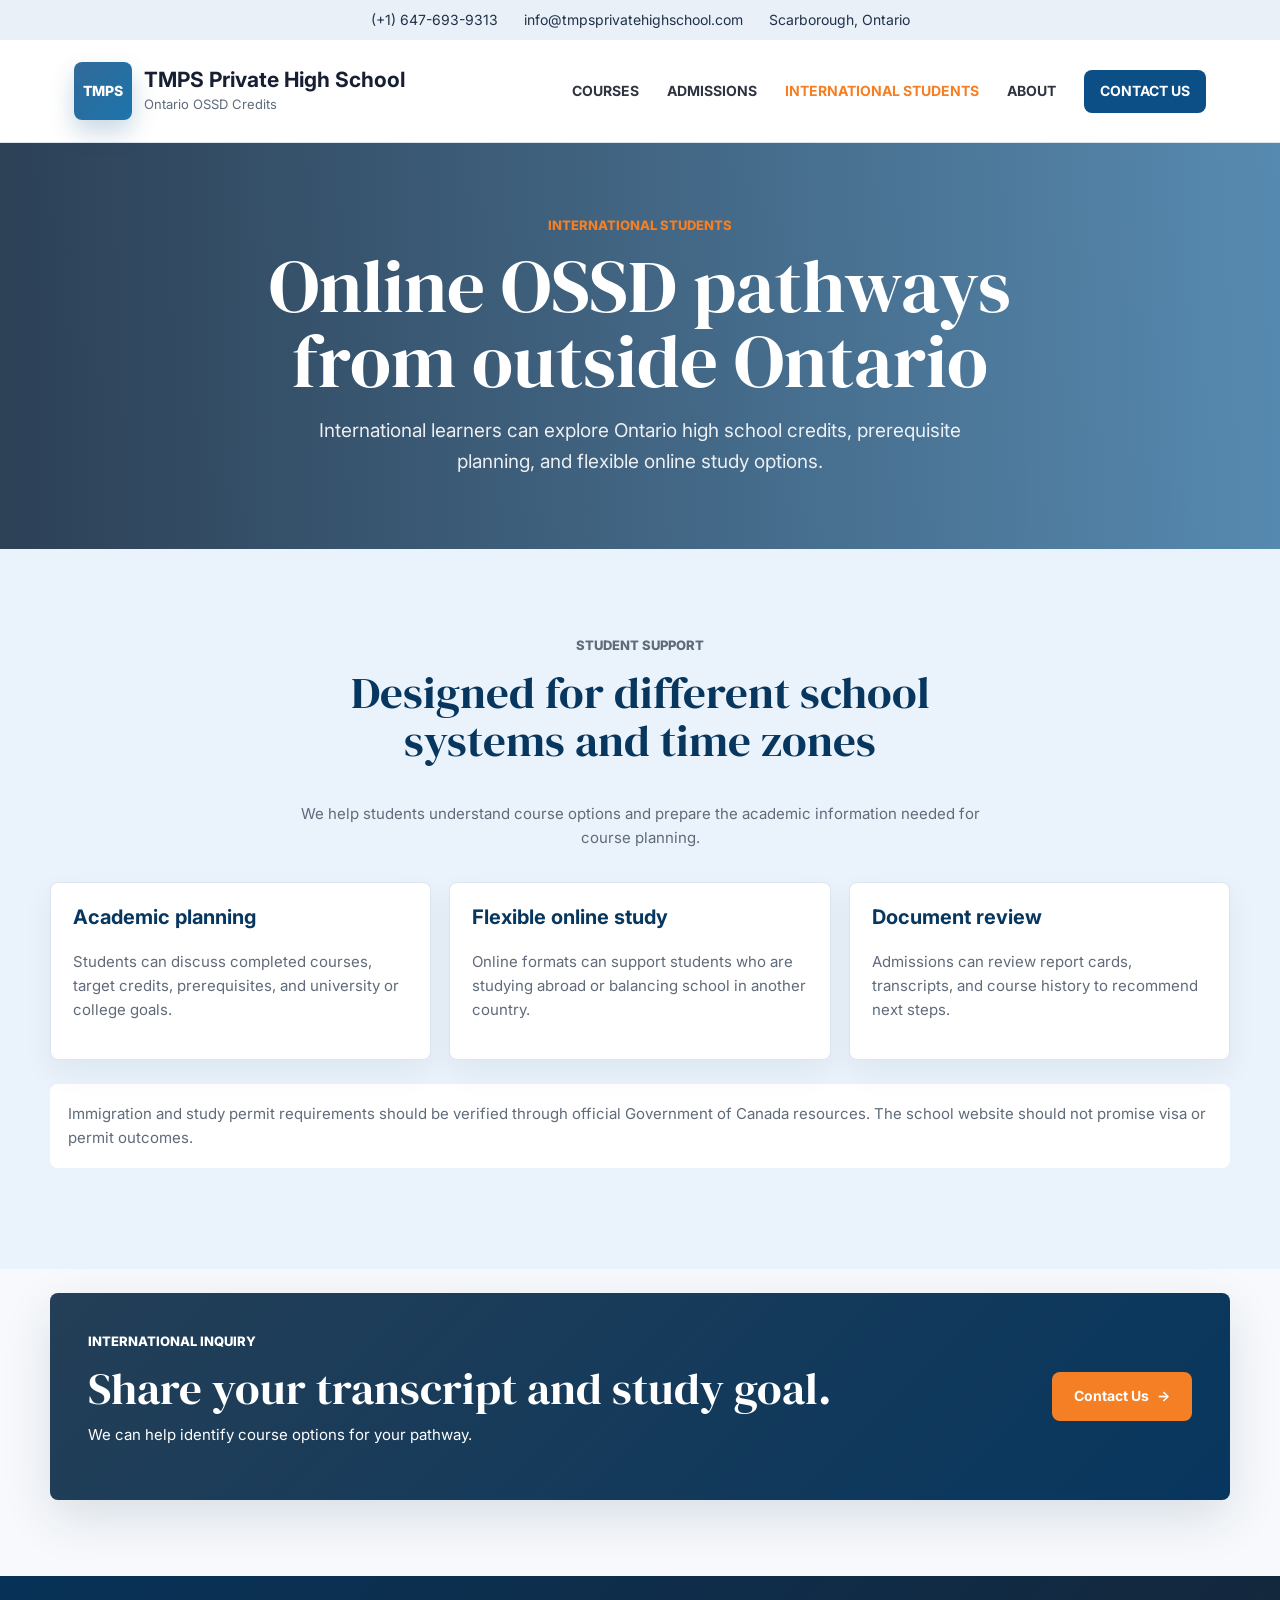
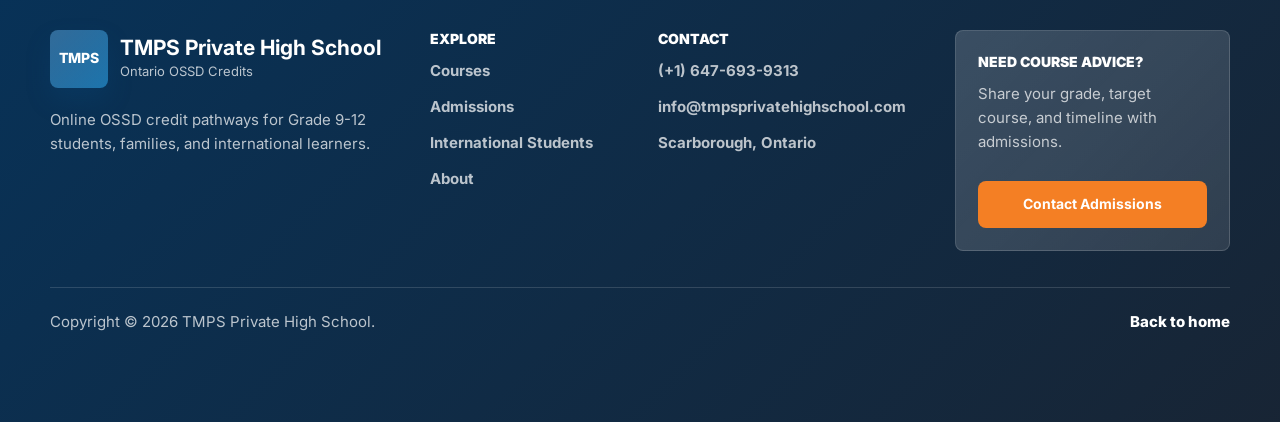
<file: international-students.html>
<!doctype html>
<html lang="en">
  <head>
    <meta charset="UTF-8" />
    <meta name="viewport" content="width=device-width, initial-scale=1.0" />
    <title>International Students | TMPS Private High School</title>
    <meta name="description" content="Online OSSD course information for international students seeking Ontario high school credits." />
    <link rel="stylesheet" href="styles.css" />
  </head>
  <body>
    <header class="site-header">
      <div class="topbar"><a href="tel:+16476939313">(+1) 647-693-9313</a><a href="mailto:info@tmpsprivatehighschool.com">info@tmpsprivatehighschool.com</a><span>Scarborough, Ontario</span></div>
      <nav class="navbar" aria-label="Main navigation">
        <a class="brand" href="index.html"><span class="brand-mark">TMPS</span><span><strong>TMPS Private High School</strong><small>Ontario OSSD Credits</small></span></a>
        <button class="menu-toggle" type="button" aria-expanded="false" aria-controls="nav-links"><span></span><span></span><span></span>Menu</button>
        <div class="nav-links" id="nav-links"><a href="courses.html">Courses</a><a href="admissions.html">Admissions</a><a href="international-students.html" aria-current="page">International Students</a><a href="about.html">About</a><a class="nav-cta" href="contact.html">Contact Us</a></div>
      </nav>
    </header>
    <main>
      <section class="page-hero international-hero">
        <div>
          <p class="eyebrow">International Students</p>
          <h1>Online OSSD pathways from outside Ontario</h1>
          <p>International learners can explore Ontario high school credits, prerequisite planning, and flexible online study options.</p>
        </div>
      </section>
      <section class="section international-page">
        <div class="section-heading narrow">
          <p class="eyebrow">Student Support</p>
          <h2>Designed for different school systems and time zones</h2>
          <p>We help students understand course options and prepare the academic information needed for course planning.</p>
        </div>
        <div class="international-grid">
          <article><h3>Academic planning</h3><p>Students can discuss completed courses, target credits, prerequisites, and university or college goals.</p></article>
          <article><h3>Flexible online study</h3><p>Online formats can support students who are studying abroad or balancing school in another country.</p></article>
          <article><h3>Document review</h3><p>Admissions can review report cards, transcripts, and course history to recommend next steps.</p></article>
        </div>
        <p class="notice">Immigration and study permit requirements should be verified through official Government of Canada resources. The school website should not promise visa or permit outcomes.</p>
      </section>
      <section class="cta-band">
        <div><p class="eyebrow">International Inquiry</p><h2>Share your transcript and study goal.</h2><p>We can help identify course options for your pathway.</p></div>
        <a class="button primary" href="contact.html">Contact Us <span aria-hidden="true">-></span></a>
      </section>
    </main>
    <footer class="site-footer">
      <div class="footer-inner">
        <div class="footer-brand"><a class="brand" href="index.html"><span class="brand-mark">TMPS</span><span><strong>TMPS Private High School</strong><small>Ontario OSSD Credits</small></span></a><p>Online OSSD credit pathways for Grade 9-12 students, families, and international learners.</p></div>
        <div class="footer-links"><h3>Explore</h3><a href="courses.html">Courses</a><a href="admissions.html">Admissions</a><a href="international-students.html">International Students</a><a href="about.html">About</a></div>
        <div class="footer-links"><h3>Contact</h3><a href="tel:+16476939313">(+1) 647-693-9313</a><a href="mailto:info@tmpsprivatehighschool.com">info@tmpsprivatehighschool.com</a><span>Scarborough, Ontario</span></div>
        <div class="footer-cta"><h3>Need course advice?</h3><p>Share your grade, target course, and timeline with admissions.</p><a class="button primary" href="contact.html">Contact Admissions</a></div>
      </div>
      <div class="footer-bottom"><span>Copyright © 2026 TMPS Private High School.</span><a href="index.html">Back to home</a></div>
    </footer>
    <div class="mobile-contact"><a href="tel:+16476939313">Call</a><a href="mailto:info@tmpsprivatehighschool.com">Email</a><a href="courses.html">Courses</a></div>
    <script src="script.js"></script>
  </body>
</html>
</file>
<file: styles.css>
@import url("https://fonts.googleapis.com/css2?family=DM+Serif+Display:ital@0;1&family=Inter:wght@400;500;600;700;800;900&display=swap");

:root {
  --ink: #172033;
  --muted: #5f6b7a;
  --blue: #0b4f86;
  --blue-dark: #07365e;
  --blue-deep: #051d36;
  --blue-soft: #eaf3fb;
  --green: #58a83b;
  --orange: #f47f24;
  --line: #dce5ee;
  --panel: #ffffff;
  --page: #f7f9fc;
  --shadow: 0 18px 50px rgba(8, 38, 70, 0.12);
}

* {
  box-sizing: border-box;
}

html {
  scroll-behavior: smooth;
}

body {
  margin: 0;
  background:
    linear-gradient(180deg, #fbfdff 0, var(--page) 560px),
    var(--page);
  color: var(--ink);
  font-family: "Inter", ui-sans-serif, system-ui, -apple-system, BlinkMacSystemFont, "Segoe UI", sans-serif;
  font-size: 15px;
  line-height: 1.6;
  text-rendering: optimizeLegibility;
}

a {
  color: inherit;
  text-decoration: none;
}

a,
button,
select {
  transition: background-color 160ms ease, border-color 160ms ease, color 160ms ease, box-shadow 160ms ease, transform 160ms ease;
}

a:focus-visible,
button:focus-visible,
select:focus-visible {
  outline: 3px solid rgba(244, 127, 36, 0.42);
  outline-offset: 3px;
}

img,
svg {
  max-width: 100%;
}

.site-header {
  position: sticky;
  top: 0;
  z-index: 20;
  background: rgba(255, 255, 255, 0.96);
  border-bottom: 1px solid var(--line);
  backdrop-filter: blur(14px);
}

.topbar {
  display: flex;
  justify-content: center;
  gap: 26px;
  padding: 9px 24px;
  background: #e9f0f8;
  color: #20324a;
  font-size: 14px;
}

.topbar a,
.topbar span {
  overflow-wrap: anywhere;
}

.topbar a:hover,
.site-footer a:hover {
  color: var(--orange);
}

.navbar {
  display: flex;
  align-items: center;
  justify-content: space-between;
  max-width: 1180px;
  margin: 0 auto;
  padding: 22px 24px;
}

.brand {
  display: inline-flex;
  align-items: center;
  gap: 12px;
  min-width: 252px;
}

.brand-mark {
  display: grid;
  width: 58px;
  height: 58px;
  place-items: center;
  border-radius: 8px;
  background:
    linear-gradient(135deg, rgba(255, 255, 255, 0.16), rgba(255, 255, 255, 0)),
    linear-gradient(135deg, var(--blue), #1d75ad);
  color: #fff;
  font-size: 14px;
  font-weight: 800;
  letter-spacing: 0;
  box-shadow: 0 12px 24px rgba(11, 79, 134, 0.22);
}

.brand strong {
  display: block;
  font-size: 21px;
  line-height: 1.1;
}

.brand small {
  display: block;
  color: var(--muted);
  font-size: 13px;
  margin-top: 2px;
}

.nav-links {
  display: flex;
  align-items: center;
  gap: 28px;
  font-size: 14px;
  font-weight: 700;
  text-transform: uppercase;
  color: #2e3440;
}

.nav-links a:hover {
  color: var(--orange);
}

.nav-links a[aria-current="page"] {
  color: var(--orange);
}

.nav-cta[aria-current="page"] {
  background: var(--orange);
  color: #fff !important;
}

.nav-cta {
  padding: 10px 16px;
  border-radius: 8px;
  background: var(--blue);
  color: #fff !important;
}

.nav-cta:hover {
  background: var(--orange);
  color: #fff !important;
}

.menu-toggle {
  display: none;
  align-items: center;
  gap: 8px;
  border: 0;
  background: transparent;
  color: var(--ink);
  font: inherit;
  font-weight: 700;
  cursor: pointer;
}

.menu-toggle span {
  display: block;
  width: 18px;
  height: 2px;
  background: var(--ink);
}

.hero {
  position: relative;
  min-height: 720px;
  display: grid;
  place-items: center;
  overflow: hidden;
  color: #fff;
}

.page-hero {
  position: relative;
  display: grid;
  min-height: 390px;
  place-items: center;
  padding: 72px 24px;
  overflow: hidden;
  color: #fff;
  text-align: center;
  background:
    linear-gradient(90deg, rgba(5, 29, 54, 0.84), rgba(10, 84, 139, 0.68)),
    url("https://images.unsplash.com/photo-1522202176988-66273c2fd55f?auto=format&fit=crop&w=1800&q=80") center / cover;
}

.page-hero h1 {
  max-width: 900px;
  margin-bottom: 18px;
}

.page-hero p:last-child {
  max-width: 720px;
  margin: 0 auto;
  color: rgba(255, 255, 255, 0.9);
  font-size: 19px;
}

.courses-hero {
  background:
    linear-gradient(90deg, rgba(5, 29, 54, 0.84), rgba(10, 84, 139, 0.68)),
    url("https://images.unsplash.com/photo-1434030216411-0b793f4b4173?auto=format&fit=crop&w=1800&q=80") center / cover;
}

.admissions-hero {
  background:
    linear-gradient(90deg, rgba(5, 29, 54, 0.84), rgba(10, 84, 139, 0.68)),
    url("https://images.unsplash.com/photo-1517245386807-bb43f82c33c4?auto=format&fit=crop&w=1800&q=80") center / cover;
}

.international-hero {
  background:
    linear-gradient(90deg, rgba(5, 29, 54, 0.84), rgba(10, 84, 139, 0.68)),
    url("https://images.unsplash.com/photo-1523240795612-9a054b0db644?auto=format&fit=crop&w=1800&q=80") center / cover;
}

.about-hero,
.contact-hero {
  background:
    linear-gradient(90deg, rgba(5, 29, 54, 0.84), rgba(10, 84, 139, 0.68)),
    url("https://images.unsplash.com/photo-1523580846011-d3a5bc25702b?auto=format&fit=crop&w=1800&q=80") center / cover;
}

.hero-media {
  position: absolute;
  inset: 0;
  background:
    linear-gradient(90deg, rgba(5, 29, 54, 0.86), rgba(10, 84, 139, 0.66)),
    url("https://images.unsplash.com/photo-1516321318423-f06f85e504b3?auto=format&fit=crop&w=1800&q=80") center / cover;
  transform: scale(1.02);
}

.hero-overlay {
  position: absolute;
  inset: auto 0 0;
  height: 34%;
  background: linear-gradient(0deg, rgba(5, 23, 42, 0.46), rgba(5, 23, 42, 0));
}

.hero-content {
  position: relative;
  width: min(1040px, calc(100% - 40px));
  text-align: center;
  padding: 72px 0 56px;
}

.eyebrow {
  margin: 0 0 12px;
  color: var(--orange);
  font-size: 13px;
  font-weight: 800;
  letter-spacing: 0;
  text-transform: uppercase;
}

.hero .eyebrow {
  color: #b9f064;
}

h1,
h2,
h3,
p {
  margin-top: 0;
}

h1 {
  max-width: 940px;
  margin: 0 auto 20px;
  font-family: "DM Serif Display", Georgia, "Times New Roman", serif;
  font-weight: 500;
  font-size: clamp(42px, 7vw, 75px);
  line-height: 1;
  letter-spacing: 0;
}

h2 {
  color: var(--blue-dark);
  font-family: "DM Serif Display", Georgia, "Times New Roman", serif;
  font-weight: 500;
  font-size: clamp(30px, 4.4vw, 45px);
  line-height: 1.08;
  letter-spacing: 0;
}

h3 {
  color: var(--blue-dark);
  font-size: 20px;
  line-height: 1.25;
}

.hero-copy {
  max-width: 760px;
  margin: 0 auto 20px;
  font-size: 21px;
  line-height: 1.5;
  color: rgb(231, 231, 231);
}

.hero-proof {
  display: flex;
  justify-content: center;
  gap: 10px;
  flex-wrap: wrap;
  margin: 0 0 32px;
}

.hero-proof span {
  padding: 7px 12px;
  border: 1px solid rgba(255, 255, 255, 0.28);
  border-radius: 8px;
  background: rgba(255, 255, 255, 0.12);
  color: #fff;
  font-size: 13px;
  font-weight: 800;
  backdrop-filter: blur(8px);
}

.hero-actions,
.card-actions {
  display: flex;
  justify-content: center;
  gap: 14px;
  flex-wrap: wrap;
}

.button {
  display: inline-flex;
  align-items: center;
  justify-content: center;
  gap: 8px;
  min-height: 46px;
  padding: 12px 21px;
  border: 1px solid transparent;
  border-radius: 8px;
  font-size: 14px;
  font-weight: 700;
  cursor: pointer;
}

.button.primary {
  background: var(--orange);
  color: #fff;
}

.button.secondary {
  background: #fff;
  color: var(--blue);
}

.button:hover {
  transform: translateY(-1px);
}

.button.primary:hover {
  background: #e86f17;
  box-shadow: 0 12px 26px rgba(244, 127, 36, 0.24);
}

.button.secondary:hover,
.course-card button:hover {
  border-color: var(--orange);
  color: var(--orange);
  box-shadow: 0 10px 22px rgba(8, 38, 70, 0.08);
}

.trust-strip {
  display: grid;
  grid-template-columns: repeat(4, 1fr);
  max-width: 1120px;
  margin: -54px auto 0;
  position: relative;
  z-index: 5;
  background: #fff;
  border: 1px solid var(--line);
  border-radius: 8px;
  box-shadow: var(--shadow);
  overflow: hidden;
}

.trust-strip div {
  padding: 24px;
  border-right: 1px solid var(--line);
}

.trust-strip div:last-child {
  border-right: 0;
}

.trust-strip strong,
.trust-strip span {
  display: block;
}

.trust-strip strong {
  color: var(--blue-dark);
  font-size: 20px;
}

.trust-strip span,
.section p,
.course-card p,
.learning-grid p,
.international-grid p,
.steps span,
.notice,
.form-note {
  color: var(--muted);
}

.section {
  max-width: 1180px;
  margin: 0 auto;
  padding: 86px 24px;
}

.split {
  display: grid;
  grid-template-columns: minmax(360px, 0.92fr) minmax(0, 1.08fr);
  gap: 56px;
  align-items: start;
}

.split.reverse {
  grid-template-columns: 1.1fr 0.9fr;
}

.section-image {
  position: sticky;
  top: 142px;
  display: flex;
  align-items: flex-end;
  min-height: 620px;
  padding: 22px;
  border-radius: 8px;
  background: #d8e7f4 center / cover;
  box-shadow: var(--shadow);
}

.image-caption {
  display: grid;
  gap: 5px;
  width: 100%;
  padding: 18px;
  border: 1px solid rgba(255, 255, 255, 0.34);
  border-radius: 8px;
  background: rgba(5, 29, 54, 0.78);
  color: #fff;
  backdrop-filter: blur(10px);
}

.image-caption strong {
  font-size: 20px;
}

.image-caption span {
  color: rgba(255, 255, 255, 0.82);
}

.about-image {
  background-image:
    linear-gradient(0deg, rgba(7, 54, 94, 0.1), rgba(7, 54, 94, 0.1)),
    url("https://images.unsplash.com/photo-1551836022-d5d88e9218df?auto=format&fit=crop&w=1200&q=80");
}

.section-copy > p {
  max-width: 640px;
  font-size: 16px;
}

.benefit-list {
  display: grid;
  gap: 12px;
  margin-top: 24px;
}

.benefit-list article,
.learning-grid article,
.international-grid article,
.admissions-panel,
.course-card {
  background: #fff;
  border: 1px solid var(--line);
  border-radius: 8px;
  box-shadow: 0 12px 30px rgba(8, 38, 70, 0.06);
}

.benefit-list article {
  display: grid;
  grid-template-columns: 44px minmax(0, 1fr);
  grid-template-rows: auto auto;
  column-gap: 16px;
  row-gap: 4px;
  padding: 20px;
  transition: border-color 160ms ease, box-shadow 160ms ease, transform 160ms ease;
}

.benefit-list article:hover {
  border-color: #c4d9eb;
  box-shadow: 0 16px 36px rgba(8, 38, 70, 0.08);
  transform: translateY(-1px);
}

.benefit-list span,
.learning-grid span {
  color: var(--orange);
  font-weight: 900;
}

.benefit-list article > span {
  grid-column: 1;
  grid-row: 1 / span 2;
  line-height: 1.25;
}

.benefit-list article > h3 {
  grid-column: 2;
  grid-row: 1;
}

.benefit-list article > p {
  grid-column: 2;
  grid-row: 2;
}

.benefit-list article > div {
  grid-column: 2;
  grid-row: 1 / span 2;
  min-width: 0;
}

.benefit-list h3,
.benefit-list p {
  margin-bottom: 4px;
}

.benefit-list p {
  max-width: 520px;
}

.section-heading {
  max-width: 760px;
  margin: 0 auto 32px;
  text-align: center;
}

.catalog-note {
  display: flex;
  align-items: center;
  justify-content: space-between;
  gap: 24px;
  margin-bottom: 22px;
  padding: 18px 20px;
  border: 1px solid #cfe0ee;
  border-radius: 8px;
  background: linear-gradient(90deg, #f7fbff, #fff);
}

.catalog-note strong {
  color: var(--blue-dark);
  white-space: nowrap;
}

.catalog-note span {
  color: var(--muted);
}

.section-heading.narrow {
  max-width: 700px;
}

.courses-section {
  max-width: none;
  background: #fff;
}

.courses-section.standalone {
  padding-top: 78px;
}

.courses-section > * {
  max-width: 1180px;
  margin-left: auto;
  margin-right: auto;
}

.course-controls {
  display: grid;
  grid-template-columns: repeat(3, 1fr);
  gap: 16px;
  margin-bottom: 12px;
}

label {
  display: grid;
  gap: 7px;
  color: var(--blue-dark);
  font-size: 14px;
  font-weight: 800;
}

select,
input,
textarea {
  width: 100%;
  min-height: 46px;
  border: 1px solid var(--line);
  border-radius: 8px;
  background: #fff;
  color: var(--ink);
  font: inherit;
  padding: 10px 12px;
}

select:hover {
  border-color: #b8d2e8;
}

.course-result-count {
  display: flex;
  justify-content: flex-end;
  margin: 0 0 22px;
  color: var(--muted);
  font-size: 13px;
  font-weight: 800;
  text-transform: uppercase;
}

textarea {
  resize: vertical;
}

.course-grid {
  display: grid;
  grid-template-columns: repeat(3, 1fr);
  gap: 20px;
}

.course-card {
  display: flex;
  flex-direction: column;
  min-height: 406px;
  padding: 0;
  overflow: hidden;
  transition: transform 160ms ease, box-shadow 160ms ease, border-color 160ms ease;
}

.course-card:hover {
  border-color: #b9d3e8;
  box-shadow: 0 18px 42px rgba(8, 38, 70, 0.11);
  transform: translateY(-2px);
}

.course-code {
  display: inline-flex;
  align-self: flex-start;
  padding: 5px 11px;
  border-radius: 8px;
  background: #fff;
  color: var(--blue-dark);
  font-weight: 900;
}

.course-thumb {
  position: relative;
  display: flex;
  align-items: flex-start;
  justify-content: space-between;
  min-height: 152px;
  padding: 16px;
  background-color: #cbdced;
  background-position: center;
  background-size: cover;
}

.course-subject {
  align-self: flex-end;
  padding: 5px 10px;
  border-radius: 8px;
  background: rgba(255, 255, 255, 0.88);
  color: var(--blue-dark);
  font-size: 12px;
  font-weight: 900;
}

.course-body {
  display: flex;
  flex: 1;
  flex-direction: column;
  padding: 20px;
}

.course-meta {
  display: flex;
  gap: 8px;
  flex-wrap: wrap;
  margin: 0 0 14px;
  color: var(--muted);
  font-size: 13px;
}

.course-card h3 {
  margin: 0 0 10px;
  font-size: 20px;
}

.course-card p {
  flex: 1;
  margin-bottom: 18px;
  font-size: 15px;
}

.course-card button {
  align-self: flex-start;
  border: 1px solid var(--blue);
  background: #fff;
  color: var(--blue);
  margin-top: 8px;
}

.learning-section,
.international {
  max-width: none;
  background: var(--blue-soft);
}

.international-page {
  max-width: none;
  background: var(--blue-soft);
}

.learning-section > *,
.international > *,
.international-page > * {
  max-width: 1180px;
  margin-left: auto;
  margin-right: auto;
}

.learning-grid {
  display: grid;
  grid-template-columns: repeat(3, 1fr);
  gap: 18px;
}

.learning-grid article,
.international-grid article {
  padding: 22px;
}

.cta-band {
  display: flex;
  align-items: center;
  justify-content: space-between;
  gap: 28px;
  max-width: 1180px;
  margin: 60px auto 76px;
  padding: 38px;
  border-radius: 8px;
  background:
    linear-gradient(135deg, rgba(244, 127, 36, 0.12), rgba(255, 255, 255, 0)),
    var(--blue-dark);
  color: #fff;
  box-shadow: var(--shadow);
}

.learning-section + .cta-band {
  margin-top: 60px;
}

.cta-band + .section {
  padding-top: 20px;
}

.section + .cta-band {
  margin-top: 24px;
}

main > .cta-band:last-child {
  margin-bottom: 76px;
}

.cta-band h2,
.cta-band p {
  color: #fff;
}

.cta-band h2 {
  margin-bottom: 10px;
}

.steps {
  display: grid;
  gap: 18px;
  padding: 0;
  margin: 28px 0 0;
  list-style: none;
  counter-reset: step;
}

.steps li {
  position: relative;
  padding: 0 0 0 58px;
  counter-increment: step;
}

.steps li::before {
  content: counter(step);
  position: absolute;
  left: 0;
  top: 0;
  display: grid;
  width: 38px;
  height: 38px;
  place-items: center;
  border-radius: 8px;
  background: var(--orange);
  color: #fff;
  font-weight: 900;
}

.steps strong,
.steps span {
  display: block;
}

.admissions-panel {
  padding: 34px;
}

.admissions-panel ul {
  padding-left: 20px;
  color: var(--muted);
}

.international-grid {
  display: grid;
  grid-template-columns: repeat(3, 1fr);
  gap: 18px;
}

.notice {
  margin-top: 24px;
  padding: 18px;
  background: #fff;
  border-radius: 8px;
}

.faq-list {
  display: grid;
  gap: 12px;
}

.faq-item {
  border: 1px solid var(--line);
  border-radius: 8px;
  background: #fff;
  overflow: hidden;
}

.faq-question {
  display: flex;
  align-items: center;
  justify-content: space-between;
  width: 100%;
  border: 0;
  background: #fff;
  color: var(--blue-dark);
  padding: 18px 20px;
  font: inherit;
  font-weight: 900;
  text-align: left;
  cursor: pointer;
}

.faq-question span {
  flex: 0 0 auto;
  display: grid;
  width: 24px;
  height: 24px;
  place-items: center;
  border-radius: 8px;
  background: var(--blue-soft);
  color: var(--blue);
  font-weight: 900;
}

.faq-answer {
  display: none;
  padding: 0 20px 20px;
  color: var(--muted);
}

.faq-item.open .faq-answer {
  display: block;
}

.contact-section {
  max-width: none;
  background: #fff;
}

.contact-card {
  display: grid;
  grid-template-columns: 0.95fr 1.05fr;
  gap: 42px;
  max-width: 1180px;
  margin: 0 auto;
  padding: 44px;
  border-radius: 8px;
  background:
    linear-gradient(135deg, rgba(234, 243, 251, 0.88), rgba(255, 255, 255, 0.95)),
    #fff;
  border: 1px solid var(--line);
  box-shadow: var(--shadow);
}

.contact-details,
.contact-actions {
  display: grid;
  gap: 12px;
  margin-top: 24px;
  color: var(--blue-dark);
  font-weight: 800;
}

.contact-actions {
  grid-template-columns: 1fr;
}

.contact-tile {
  display: grid;
  gap: 4px;
  padding: 18px;
  border: 1px solid #d4e2ef;
  border-radius: 8px;
  background: #fff;
  color: var(--ink);
  transition: transform 160ms ease, border-color 160ms ease, box-shadow 160ms ease;
}

.contact-tile:hover {
  border-color: #b8d2e8;
  box-shadow: 0 14px 32px rgba(8, 38, 70, 0.09);
  transform: translateY(-1px);
}

.contact-tile span {
  color: var(--orange);
  font-size: 13px;
  font-weight: 900;
  text-transform: uppercase;
}

.contact-tile strong {
  color: var(--blue-dark);
  font-size: 20px;
  overflow-wrap: anywhere;
}

.contact-tile em {
  color: var(--muted);
  font-size: 14px;
  font-style: normal;
  font-weight: 600;
}

.contact-prep {
  align-self: stretch;
  padding: 28px;
  border: 1px solid #cfe0ee;
  border-radius: 8px;
  background:
    linear-gradient(180deg, #ffffff, #f4f8fc);
}

.contact-prep h3 {
  margin-bottom: 12px;
}

.contact-prep ul {
  display: grid;
  gap: 12px;
  margin: 0 0 24px;
  padding-left: 20px;
  color: var(--muted);
}

.strong-panel {
  background:
    linear-gradient(135deg, rgba(11, 79, 134, 0.94), rgba(7, 54, 94, 0.96)),
    var(--blue-dark);
  color: #fff;
}

.strong-panel h3,
.strong-panel p,
.strong-panel li {
  color: #fff;
}

.contact-info-grid {
  display: grid;
  grid-template-columns: repeat(3, 1fr);
  gap: 18px;
  max-width: 1180px;
  margin: 28px auto 0;
}

.contact-info-grid article {
  padding: 24px;
  border: 1px solid var(--line);
  border-radius: 8px;
  background: #fff;
}

.contact-info-grid span {
  color: var(--orange);
  font-weight: 900;
}

.contact-info-grid p {
  margin: 0;
  color: var(--muted);
}

.site-footer {
  padding: 0 24px 88px;
  color: #fff;
  background:
    linear-gradient(135deg, rgba(11, 79, 134, 0.42), rgba(244, 127, 36, 0.08)),
    var(--blue-deep);
  clear: both;
}

.footer-inner {
  display: grid;
  grid-template-columns: minmax(260px, 1.25fr) minmax(150px, 0.7fr) minmax(230px, 0.95fr) minmax(240px, 1fr);
  gap: 36px;
  max-width: 1180px;
  margin: 0 auto;
  padding: 54px 0 36px;
}

.site-footer .brand {
  min-width: 0;
}

.footer-brand,
.footer-links,
.footer-cta {
  display: grid;
  align-content: start;
  gap: 12px;
}

.footer-brand .brand {
  color: #fff;
}

.footer-brand .brand small,
.footer-brand p,
.footer-links a,
.footer-links span,
.footer-cta p,
.footer-bottom {
  color: rgba(255, 255, 255, 0.72);
}

.footer-brand p {
  max-width: 330px;
  margin: 8px 0 0;
}

.footer-links h3,
.footer-cta h3 {
  margin: 0;
  color: #fff;
  font-family: "Inter", ui-sans-serif, system-ui, sans-serif;
  font-size: 14px;
  font-weight: 900;
  text-transform: uppercase;
}

.footer-links a,
.footer-links span {
  font-weight: 700;
  overflow-wrap: anywhere;
}

.footer-links a {
  width: fit-content;
}

.footer-cta {
  padding: 22px;
  border: 1px solid rgba(255, 255, 255, 0.14);
  border-radius: 8px;
  background:
    linear-gradient(135deg, rgba(255, 255, 255, 0.1), rgba(255, 255, 255, 0.04)),
    rgba(255, 255, 255, 0.08);
}

.footer-cta .button {
  align-self: start;
  min-height: 44px;
  padding: 11px 16px;
}

.footer-bottom {
  display: flex;
  justify-content: space-between;
  gap: 20px;
  max-width: 1180px;
  margin: 0 auto;
  padding: 22px 0 0;
  border-top: 1px solid rgba(255, 255, 255, 0.14);
}

.footer-bottom a {
  color: #fff;
  font-weight: 800;
}

.mobile-contact {
  display: none;
}

.course-modal {
  width: min(640px, calc(100% - 32px));
  border: 0;
  border-radius: 8px;
  padding: 34px;
  box-shadow: var(--shadow);
}

.course-modal::backdrop {
  background: rgba(7, 29, 51, 0.6);
}

.modal-close {
  position: absolute;
  top: 16px;
  right: 16px;
  width: 34px;
  height: 34px;
  border: 1px solid var(--line);
  border-radius: 8px;
  background: #fff;
  cursor: pointer;
}

dl {
  display: grid;
  grid-template-columns: repeat(2, 1fr);
  gap: 12px;
  margin: 24px 0;
}

dt {
  color: var(--muted);
  font-size: 13px;
  font-weight: 800;
  text-transform: uppercase;
}

dd {
  margin: 0;
  color: var(--ink);
  font-weight: 700;
}

@media (max-width: 900px) {
  .topbar {
    justify-content: center;
    gap: 10px;
    overflow: hidden;
    white-space: nowrap;
    font-size: 11px;
  }

  .topbar span {
    display: none;
  }

  .navbar {
    padding: 16px 18px;
  }

  .menu-toggle {
    display: inline-flex;
  }

  .menu-toggle span {
    display: none;
  }

  .nav-links {
    position: absolute;
    left: 18px;
    right: 18px;
    top: calc(100% + 8px);
    display: none;
    flex-direction: column;
    align-items: stretch;
    gap: 0;
    padding: 12px;
    border: 1px solid var(--line);
    border-radius: 8px;
    background: #fff;
    box-shadow: var(--shadow);
  }

  .nav-links.open {
    display: flex;
  }

  .nav-links a {
    padding: 12px;
  }

  .nav-cta {
    text-align: center;
  }

  .hero {
    min-height: 620px;
  }

  .hero-content {
    text-align: left;
  }

  .hero-actions,
  .hero-proof {
    justify-content: flex-start;
  }

  .trust-strip,
  .course-controls,
  .course-grid,
  .learning-grid,
  .international-grid,
  .split,
  .split.reverse,
  .contact-card,
  .contact-info-grid {
    grid-template-columns: 1fr;
  }

  .catalog-note {
    align-items: flex-start;
    flex-direction: column;
    gap: 8px;
  }

  .course-result-count {
    justify-content: flex-start;
  }

  .trust-strip {
    margin: 0 18px;
  }

  .trust-strip div {
    border-right: 0;
    border-bottom: 1px solid var(--line);
  }

  .trust-strip div:last-child {
    border-bottom: 0;
  }

  .section {
    padding: 72px 18px;
  }

  .section-image {
    position: relative;
    top: auto;
    min-height: 360px;
  }

  .cta-band {
    flex-direction: column;
    align-items: flex-start;
    margin: 48px 18px 64px;
    padding: 28px;
  }

  main > .cta-band:last-child {
    margin-bottom: 64px;
  }

  .contact-card {
    padding: 28px;
  }

  .footer-inner,
  .footer-bottom {
    grid-template-columns: 1fr;
  }

  .footer-inner {
    gap: 28px;
    padding-top: 42px;
  }

  .footer-bottom {
    display: grid;
    justify-content: stretch;
  }

  .mobile-contact {
    position: fixed;
    left: 12px;
    right: 12px;
    bottom: 12px;
    z-index: 30;
    display: grid;
    grid-template-columns: repeat(3, 1fr);
    overflow: hidden;
    border: 1px solid var(--line);
    border-radius: 8px;
    background: #fff;
    box-shadow: var(--shadow);
  }

  .mobile-contact a {
    padding: 12px 8px;
    color: var(--blue-dark);
    font-size: 14px;
    font-weight: 900;
    text-align: center;
    border-right: 1px solid var(--line);
  }

  .mobile-contact a:last-child {
    border-right: 0;
  }
}

@media (max-width: 560px) {
  .brand {
    min-width: 0;
  }

  .brand strong {
    font-size: 17px;
  }

  .brand small {
    display: none;
  }

  .brand-mark {
    width: 44px;
    height: 44px;
    font-size: 12px;
  }

  h1 {
    font-size: 38px;
    line-height: 1.04;
  }

  h2 {
    font-size: 32px;
    line-height: 1.1;
  }

  .hero-copy {
    font-size: 17px;
  }

  .page-hero p:last-child {
    font-size: 16px;
  }

  .button {
    width: 100%;
  }

  .hero-content {
    width: min(100% - 32px, 1040px);
  }

  .course-card {
    min-height: 0;
  }

  dl {
    grid-template-columns: 1fr;
  }
}
</file>
